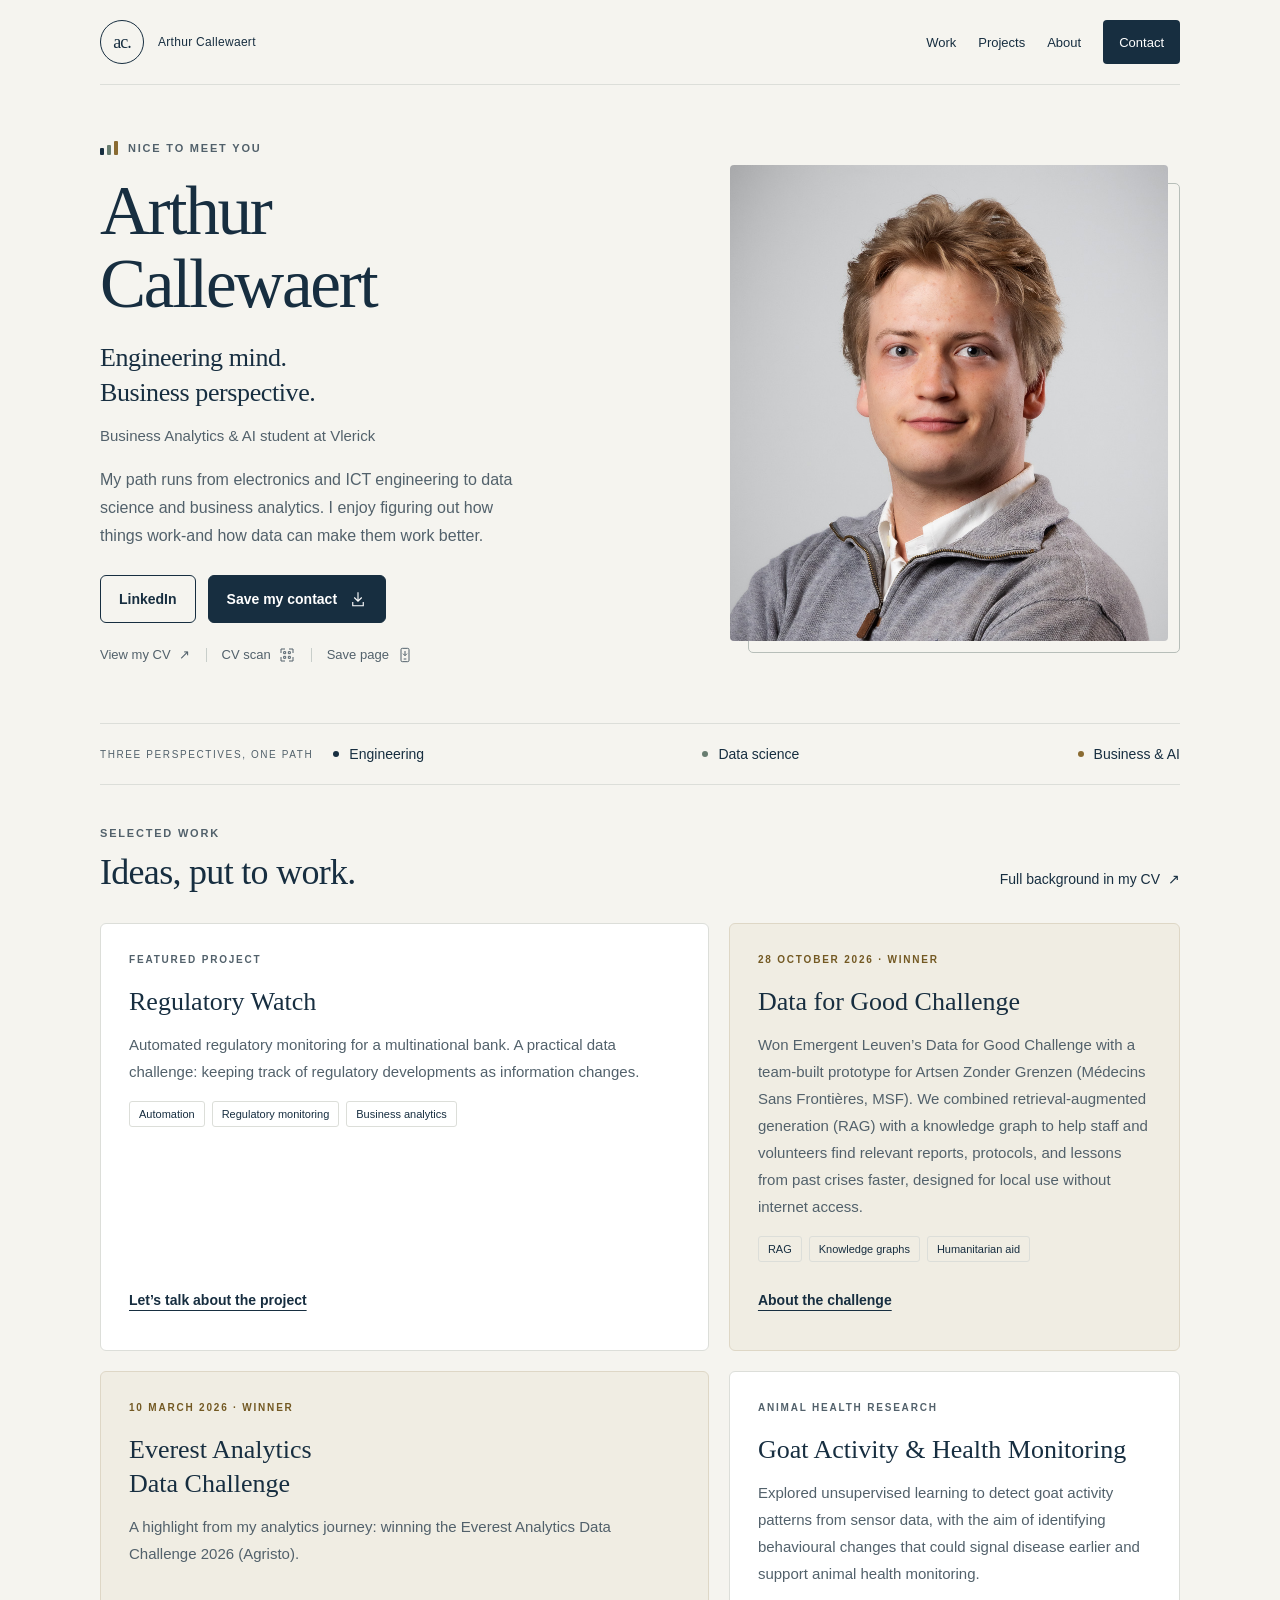
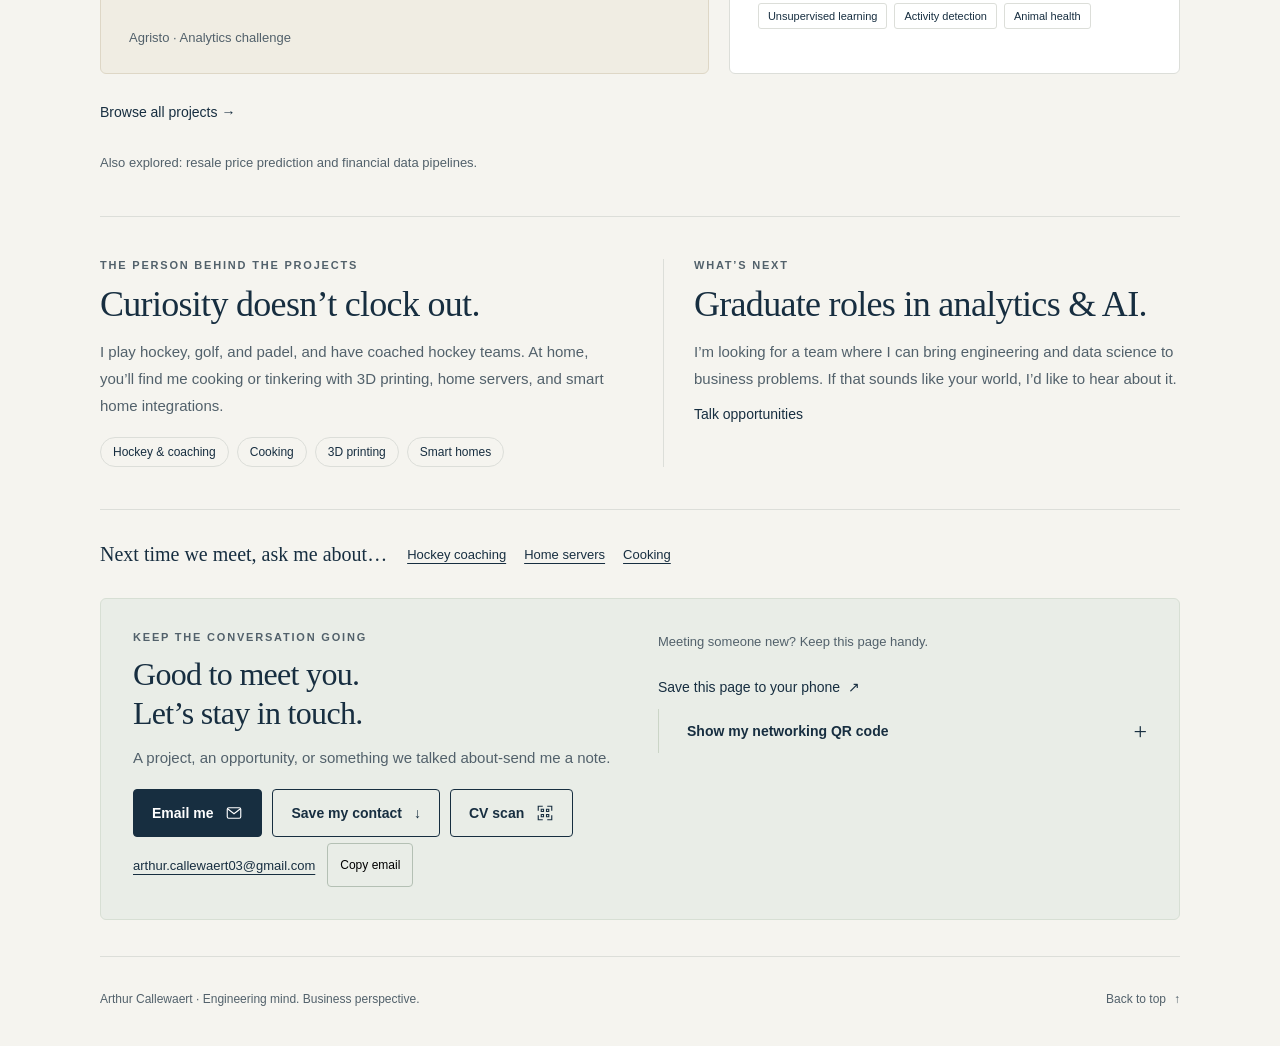
<file: index.html>
<!DOCTYPE html>
<html lang="en">
<head>
    <meta charset="UTF-8">
    <meta name="viewport" content="width=device-width, initial-scale=1.0">
    <meta name="description" content="Arthur Callewaert - engineering mind, business perspective. Business Analytics & AI student at Vlerick, exploring graduate opportunities in analytics and AI.">
    <meta name="theme-color" content="#172e40">
    <meta name="apple-mobile-web-app-title" content="Arthur Callewaert">
    <link rel="apple-touch-icon" href="assets/site-icon.png">
    <link rel="icon" type="image/png" href="assets/site-icon.png">
    <link rel="manifest" href="site.webmanifest">
    <title>Arthur Callewaert | Engineering mind. Business perspective.</title>
    <link rel="stylesheet" href="assets/site.css">
</head>
<body id="top">
    <a class="skip-link" href="#main">Skip to content</a>
    <div class="page">
        <header class="header">
            <a class="brand" href="#top" aria-label="Arthur Callewaert, back to top"><span class="monogram" aria-hidden="true">ac.</span><span class="brand-label">Arthur Callewaert</span></a>
            <nav class="nav" aria-label="Main navigation"><a href="#work">Work</a><a href="projects/">Projects</a><a href="#about">About</a><a class="nav-contact" href="#contact">Contact</a></nav>
        </header>
        <main id="main" tabindex="-1">
            <section class="hero" aria-labelledby="name">
                <div class="hero-copy">
                    <p class="eyebrow"><span class="signature" aria-hidden="true"><i></i><i></i><i></i></span>Nice to meet you</p>
                    <h1 id="name">Arthur<br>Callewaert</h1>
                    <p class="tagline">Engineering mind.<br>Business perspective.</p>
                    <p class="role">Business Analytics &amp; AI student at Vlerick</p>
                    <p class="intro">My path runs from electronics and ICT engineering to data science and business analytics. I enjoy figuring out how things work-and how data can make them work better.</p>
                    <div class="actions">
                        <a class="button button-linkedin" href="https://www.linkedin.com/in/arthur-callewaert"><span class="linkedin-icon" aria-hidden="true">in</span>LinkedIn</a>
                        <span class="contact-actions"><a class="button button-primary" href="arthur-callewaert.vcf" download>Save my contact <svg viewBox="0 0 24 24" fill="none" stroke="currentColor" stroke-width="1.5" aria-hidden="true"><path d="M12 3v12m-5-5 5 5 5-5M5 16v5h14v-5"/></svg></a></span>
                    </div>
                    <div class="quick-actions"><a class="quiet-link" href="cv_arthur_callewaert.pdf">View my CV <span aria-hidden="true">↗</span></a><a class="quiet-link" href="assets/cv-scan.png" data-cv-scan aria-haspopup="dialog" aria-controls="cv-scan-dialog">CV scan <svg viewBox="0 0 24 24" fill="none" stroke="currentColor" stroke-width="1.5" aria-hidden="true"><path d="M9 3H3v6m12-6h6v6M3 15v6h6m12-6v6h-6"/><path d="M7 7h3v3H7zm7 0h3v3h-3zM7 14h3v3H7zm7 0h3v3h-3z"/></svg></a><button class="quiet-link save-phone-button" type="button" data-save-phone aria-haspopup="dialog" aria-controls="save-phone-dialog" hidden>Save page <svg viewBox="0 0 24 24" fill="none" stroke="currentColor" stroke-width="1.5" aria-hidden="true"><rect x="6" y="2" width="12" height="20" rx="2"/><path d="M10 18h4M12 6v7m-3-3 3 3 3-3"/></svg></button></div>
                </div>
                <figure class="portrait"><img src="Arthur%20Callewaert%20336213.jpg" alt="Portrait of Arthur Callewaert" width="950" height="950" fetchpriority="high"></figure>
            </section>
            <div class="journey" aria-label="My academic path">
                <span class="journey-label">Three perspectives, one path</span>
                <ol><li>Engineering</li><li>Data science</li><li>Business &amp; AI</li></ol>
            </div>
            <section class="content-section" id="work" aria-labelledby="work-title">
                <p class="section-label">Selected work</p>
                <div class="section-top"><h2 class="section-heading" id="work-title">Ideas, put to work.</h2><a class="quiet-link" href="cv_arthur_callewaert.pdf">Full background in my CV <span aria-hidden="true">↗</span></a></div>
                <div class="work-grid">
                    <article class="project">
                        <p class="section-label">Featured project</p>
                        <h3>Regulatory Watch</h3>
                        <p>Automated regulatory monitoring for a multinational bank. A practical data challenge: keeping track of regulatory developments as information changes.</p>
                        <ul class="tags" aria-label="Project themes"><li>Automation</li><li>Regulatory monitoring</li><li>Business analytics</li></ul>
                        <a class="quiet-link" href="mailto:arthur.callewaert03@gmail.com?subject=Let%27s%20talk%20about%20Regulatory%20Watch">Let’s talk about the project <span aria-hidden="true">↗</span></a>
                    </article>
                    <article class="project award">
                        <p class="section-label"><svg viewBox="0 0 24 24" fill="none" stroke="currentColor" stroke-width="1.5" aria-hidden="true"><path d="M8 3h8v6a4 4 0 0 1-8 0V3zM8 5H4v2a4 4 0 0 0 4 4m8-6h4v2a4 4 0 0 1-4 4M12 13v5m-4 3h8m-7-3h6v3H9z"/></svg><time datetime="2026-10-28">28 October 2026</time> · Winner</p>
                        <h3>Data for Good Challenge</h3>
                        <p>Won Emergent Leuven’s Data for Good Challenge with a team-built prototype for Artsen Zonder Grenzen (Médecins Sans Frontières, MSF). We combined retrieval-augmented generation (RAG) with a knowledge graph to help staff and volunteers find relevant reports, protocols, and lessons from past crises faster, designed for local use without internet access.</p>
                        <ul class="tags" aria-label="Project themes"><li>RAG</li><li>Knowledge graphs</li><li>Humanitarian aid</li></ul>
                        <a class="quiet-link" href="https://dataforgood.be/">About the challenge <span aria-hidden="true">↗</span></a>
                    </article>
                    <article class="project award">
                        <p class="section-label"><svg viewBox="0 0 24 24" fill="none" stroke="currentColor" stroke-width="1.5" aria-hidden="true"><path d="M8 3h8v6a4 4 0 0 1-8 0V3zM8 5H4v2a4 4 0 0 0 4 4m8-6h4v2a4 4 0 0 1-4 4M12 13v5m-4 3h8m-7-3h6v3H9z"/></svg><time datetime="2026-03-10">10 March 2026</time> · Winner</p>
                        <h3>Everest Analytics<br>Data Challenge</h3>
                        <p>A highlight from my analytics journey: winning the Everest Analytics Data Challenge 2026 (Agristo).</p>
                        <span class="award-note">Agristo · Analytics challenge</span>
                    </article>
                    <article class="project">
                        <p class="section-label">Animal health research</p>
                        <h3>Goat Activity &amp; Health Monitoring</h3>
                        <p>Explored unsupervised learning to detect goat activity patterns from sensor data, with the aim of identifying behavioural changes that could signal disease earlier and support animal health monitoring.</p>
                        <ul class="tags" aria-label="Project themes"><li>Unsupervised learning</li><li>Activity detection</li><li>Animal health</li></ul>
                    </article>
                </div>
                <p><a class="quiet-link" href="projects/">Browse all projects →</a></p>
                <p class="other-work">Also explored: resale price prediction and financial data pipelines.</p>
            </section>
            <section class="content-section personal-grid" id="about" aria-labelledby="about-title">
                <div>
                    <p class="section-label">The person behind the projects</p>
                    <h2 class="section-heading" id="about-title">Curiosity doesn’t clock out.</h2>
                    <p class="section-copy">I play hockey, golf, and padel, and have coached hockey teams. At home, you’ll find me cooking or tinkering with 3D printing, home servers, and smart home integrations.</p>
                    <ul class="interest-list" aria-label="Personal interests"><li>Hockey &amp; coaching</li><li>Cooking</li><li>3D printing</li><li>Smart homes</li></ul>
                </div>
                <div class="opportunity">
                    <p class="section-label">What’s next</p>
                    <h2 class="section-heading">Graduate roles in analytics &amp; AI.</h2>
                    <p class="section-copy">I’m looking for a team where I can bring engineering and data science to business problems. If that sounds like your world, I’d like to hear about it.</p>
                    <a class="quiet-link" href="mailto:arthur.callewaert03@gmail.com?subject=Graduate%20opportunities%20in%20analytics%20and%20AI">Talk opportunities <span aria-hidden="true">↗</span></a>
                </div>
            </section>
            <aside class="icebreaker" aria-label="Conversation starters">
                <p>Next time we meet, ask me about…</p>
                <ul><li><a class="quiet-link" href="mailto:arthur.callewaert03@gmail.com?subject=Let%27s%20talk%20hockey%20coaching">Hockey coaching</a></li><li><a class="quiet-link" href="mailto:arthur.callewaert03@gmail.com?subject=Let%27s%20talk%20home%20servers">Home servers</a></li><li><a class="quiet-link" href="mailto:arthur.callewaert03@gmail.com?subject=Let%27s%20talk%20cooking">Cooking</a></li></ul>
            </aside>
            <div id="extra-sections"></div>
            <section class="contact" id="contact" aria-labelledby="contact-title">
                <div>
                    <p class="section-label">Keep the conversation going</p>
                    <h2 class="section-heading" id="contact-title">Good to meet you.<br>Let’s stay in touch.</h2>
                    <p class="section-copy">A project, an opportunity, or something we talked about-send me a note.</p>
                    <div class="actions"><a class="button button-primary" href="mailto:arthur.callewaert03@gmail.com?subject=Following%20up%20after%20meeting">Email me <svg viewBox="0 0 24 24" fill="none" stroke="currentColor" stroke-width="1.5" aria-hidden="true"><rect x="3" y="5" width="18" height="14" rx="2"/><path d="m3 6 9 7 9-7"/></svg></a><span class="contact-actions"><a class="button button-secondary" href="arthur-callewaert.vcf" download>Save my contact <span aria-hidden="true">↓</span></a><a class="button button-secondary" href="assets/cv-scan.png" data-cv-scan aria-haspopup="dialog" aria-controls="cv-scan-dialog">CV scan <svg viewBox="0 0 24 24" fill="none" stroke="currentColor" stroke-width="1.5" aria-hidden="true"><path d="M9 3H3v6m12-6h6v6M3 15v6h6m12-6v6h-6"/><path d="M7 7h3v3H7zm7 0h3v3h-3zM7 14h3v3H7zm7 0h3v3h-3z"/></svg></a></span></div>
                    <div class="email-row"><a class="email-link" href="mailto:arthur.callewaert03@gmail.com">arthur.callewaert03@gmail.com</a><button class="copy-button" type="button" id="copy-email" hidden>Copy email</button></div>
                    <p class="copy-status" id="copy-status" role="status"></p>
                </div>
                <div class="share-area">
                    <p class="share-hint">Meeting someone new? Keep this page handy.</p>
                    <button class="quiet-link save-phone-button" type="button" data-save-phone aria-haspopup="dialog" aria-controls="save-phone-dialog" hidden>Save this page to your phone <span aria-hidden="true">↗</span></button>
                    <details class="share">
                        <summary>Show my networking QR code</summary>
                        <div class="share-content"><img class="qr" src="assets/networking-qr.svg" alt="QR code linking to Arthur Callewaert’s personal webpage" width="140" height="140"><div><p>Scan to open this page on another phone, or save the code for your next event.</p><a class="quiet-link" href="assets/networking-qr.png" download="arthur-callewaert-qr.png">Download QR code <span aria-hidden="true">↓</span></a></div></div>
                    </details>
                </div>
            </section>
        </main>
        <footer><span>Arthur Callewaert · Engineering mind. Business perspective.</span><a class="quiet-link" href="#top">Back to top <span aria-hidden="true">↑</span></a></footer>
    </div>
    <dialog class="cv-dialog" id="cv-scan-dialog" aria-labelledby="cv-scan-title" aria-describedby="cv-scan-description">
        <form method="dialog"><button class="cv-dialog-close" aria-label="Close CV scan" autofocus>×</button></form>
        <h2 id="cv-scan-title">Scan my CV</h2>
        <p id="cv-scan-description">Scan this QR code with your phone.</p>
        <img src="assets/cv-scan.png" alt="QR code supplied by Arthur Callewaert for CV scanning" width="152" height="154">
        <div class="actions"><a class="button button-primary" href="cv_arthur_callewaert.pdf">View my CV <span aria-hidden="true">↗</span></a><a class="quiet-link" href="assets/cv-scan.png" download="arthur-callewaert-cv-qr.png">Download QR <span aria-hidden="true">↓</span></a></div>
    </dialog>
    <dialog class="cv-dialog" id="save-phone-dialog" aria-labelledby="save-phone-title" aria-describedby="save-phone-description">
        <form method="dialog"><button class="cv-dialog-close" aria-label="Close save to phone instructions" autofocus>×</button></form>
        <h2 id="save-phone-title">Keep my page handy</h2>
        <p id="save-phone-description">Add a shortcut to your home screen so you can find me again after the event.</p>
        <div class="phone-guide">
            <h3>iPhone · Safari</h3>
            <ol><li>Open this page in <strong>Safari</strong>.</li><li>Tap <strong>Share</strong> (you may find it in the page menu).</li><li>Choose <strong>Add to Home Screen</strong>, then <strong>Add</strong>.</li></ol>
            <h3>Android · Chrome</h3>
            <ol><li>Open this page in <strong>Chrome</strong>.</li><li>Tap the <strong>three-dot menu</strong>, then <strong>Add to home screen</strong> or <strong>Install and create shortcut</strong>.</li><li>Choose <strong>Create shortcut</strong> if shown, then <strong>Add</strong>.</li></ol>
        </div>
        <p>On a computer? Open this address on your phone first:</p>
        <a class="site-address" href="https://arthurcallewaert03.github.io/my-cv/">arthurcallewaert03.github.io/my-cv/</a>
    </dialog>
    <script src="assets/content.js" defer></script>
    <script src="assets/interactions.js" defer></script>
</body>
</html>
</file>
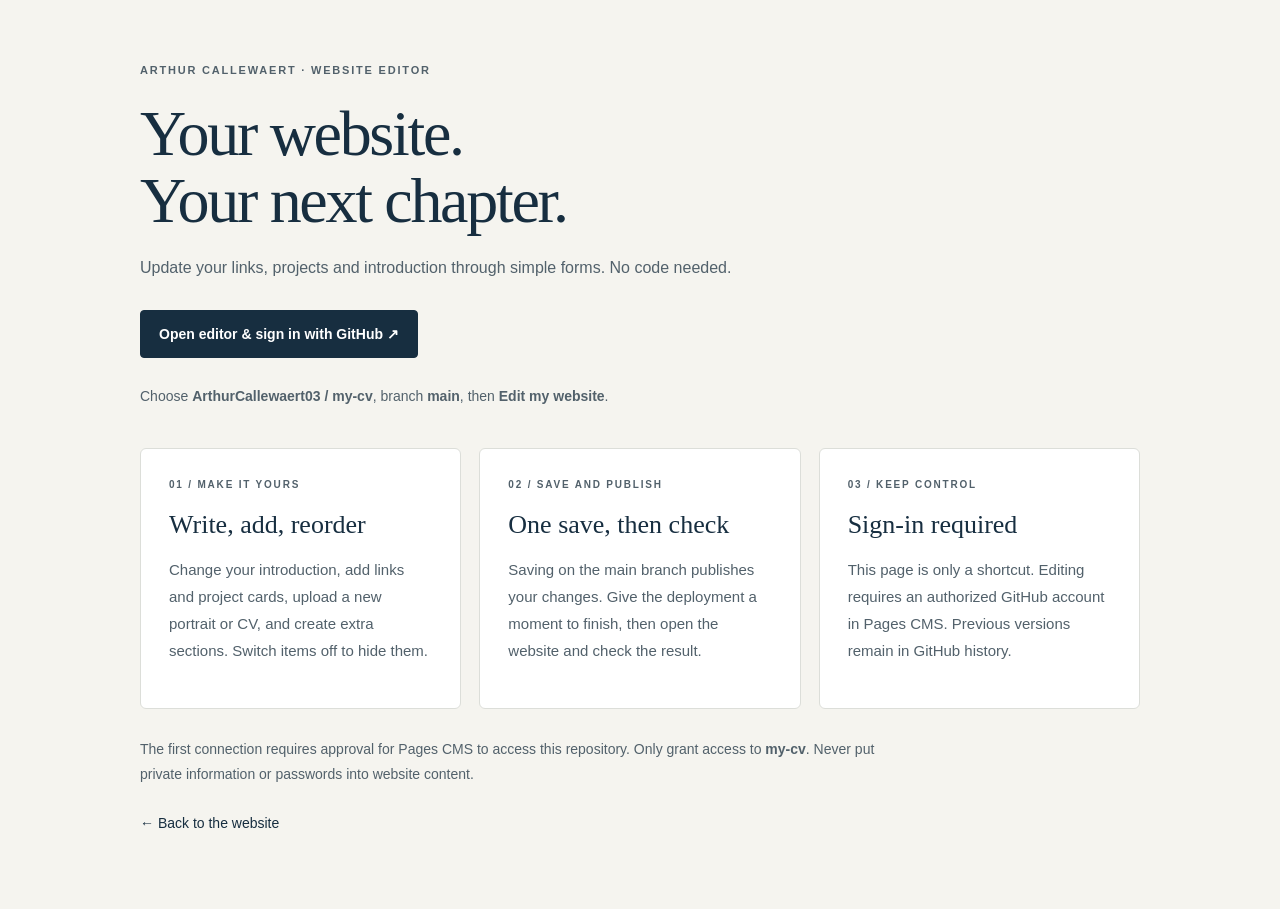
<file: admin/index.html>
<!doctype html>
<html lang="en">
<head>
  <meta charset="utf-8">
  <meta name="viewport" content="width=device-width,initial-scale=1">
  <meta name="robots" content="noindex,nofollow">
  <title>Edit my website | Arthur Callewaert</title>
  <link rel="stylesheet" href="../assets/site.css">
  <link rel="stylesheet" href="admin.css">
</head>
<body>
  <main class="editor-home">
    <p class="section-label">Arthur Callewaert · Website editor</p>
    <h1>Your website.<br>Your next chapter.</h1>
    <p class="intro">Update your links, projects and introduction through simple forms. No code needed.</p>
    <a class="button button-primary editor-open" href="https://app.pagescms.org/" rel="noopener noreferrer">Open editor &amp; sign in with GitHub ↗</a>
    <p class="editor-note">Choose <strong>ArthurCallewaert03 / my-cv</strong>, branch <strong>main</strong>, then <strong>Edit my website</strong>.</p>
    <div class="editor-cards">
      <section class="project"><p class="section-label">01 / Make it yours</p><h2>Write, add, reorder</h2><p>Change your introduction, add links and project cards, upload a new portrait or CV, and create extra sections. Switch items off to hide them.</p></section>
      <section class="project"><p class="section-label">02 / Save and publish</p><h2>One save, then check</h2><p>Saving on the main branch publishes your changes. Give the deployment a moment to finish, then open the website and check the result.</p></section>
      <section class="project"><p class="section-label">03 / Keep control</p><h2>Sign-in required</h2><p>This page is only a shortcut. Editing requires an authorized GitHub account in Pages CMS. Previous versions remain in GitHub history.</p></section>
    </div>
    <p class="editor-note">The first connection requires approval for Pages CMS to access this repository. Only grant access to <strong>my-cv</strong>. Never put private information or passwords into website content.</p>
    <a class="quiet-link" href="../">← Back to the website</a>
  </main>
</body>
</html>
</file>
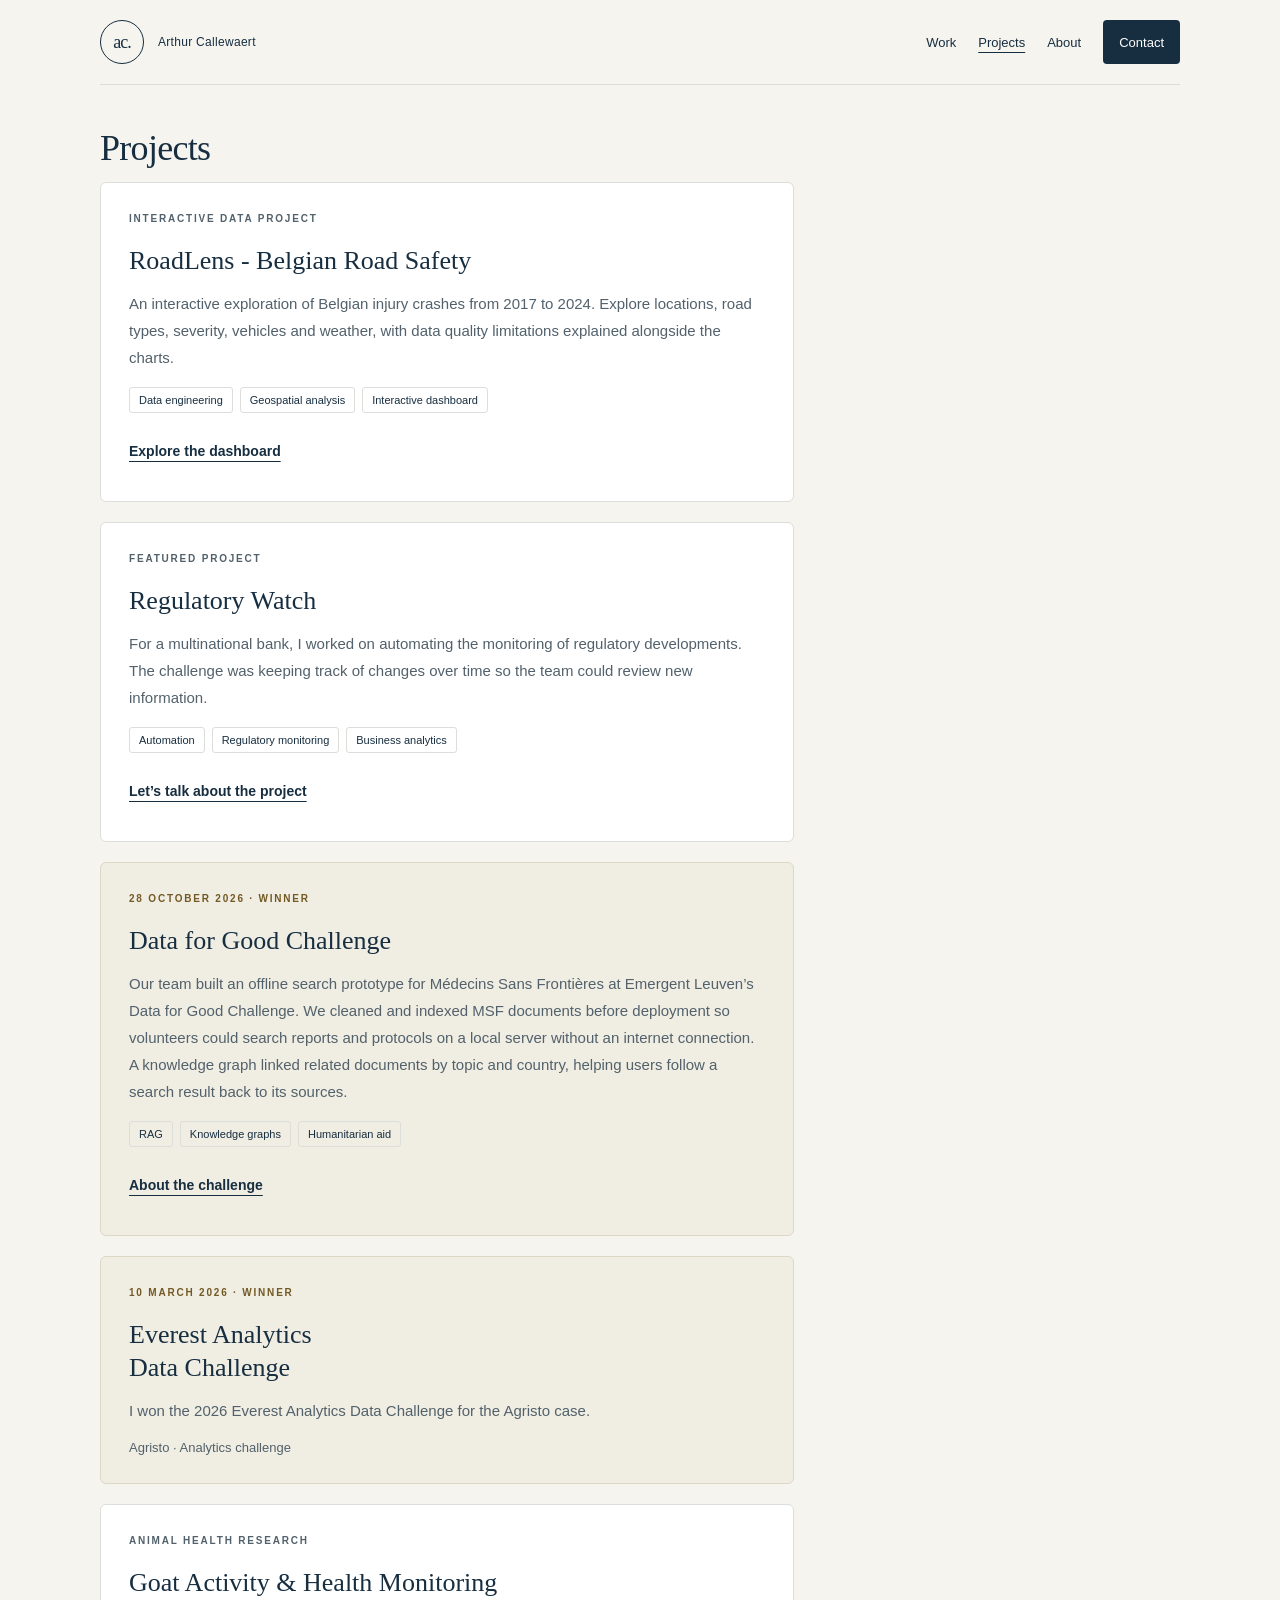
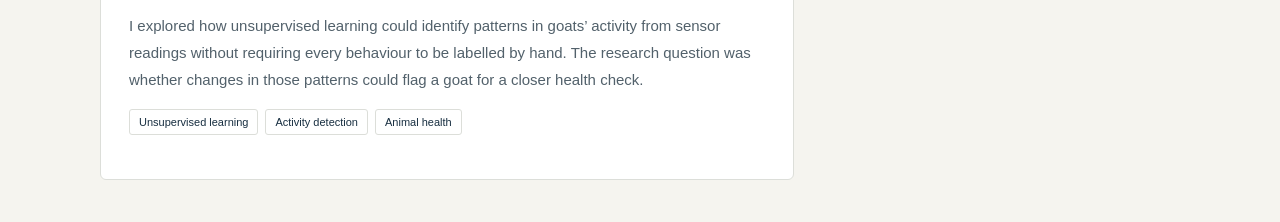
<file: projects/index.html>
<!DOCTYPE html>
<html lang="en">
<head>
    <meta charset="UTF-8">
    <meta name="viewport" content="width=device-width, initial-scale=1">
    <title>Projects | Arthur Callewaert</title>
    <link rel="stylesheet" href="../assets/site.css">
</head>
<body>
    <a class="skip-link" href="#main">Skip to content</a>
    <div class="page">
        <header class="header">
            <a class="brand" href="../" aria-label="Home"><span class="monogram">ac.</span><span class="brand-label">Arthur Callewaert</span></a>
            <nav class="nav" aria-label="Main navigation"><a href="../#work">Work</a><a href="./" aria-current="page">Projects</a><a href="../#about">About</a><a class="nav-contact" href="../#contact">Contact</a></nav>
        </header>
        <main id="main" tabindex="-1">
            <section id="project-directory" class="content-section" aria-labelledby="projects-title">
                <h1 class="section-heading" id="projects-title">Projects</h1>
                <p id="project-status" role="status"></p>
                <noscript><p>Browse projects in the <a href="../#work">Work section of my CV</a>.</p></noscript>
                <div class="work-grid project-details"></div>
            </section>
        </main>
    </div>
    <script src="../assets/content.js" defer></script>
</body>
</html>
</file>
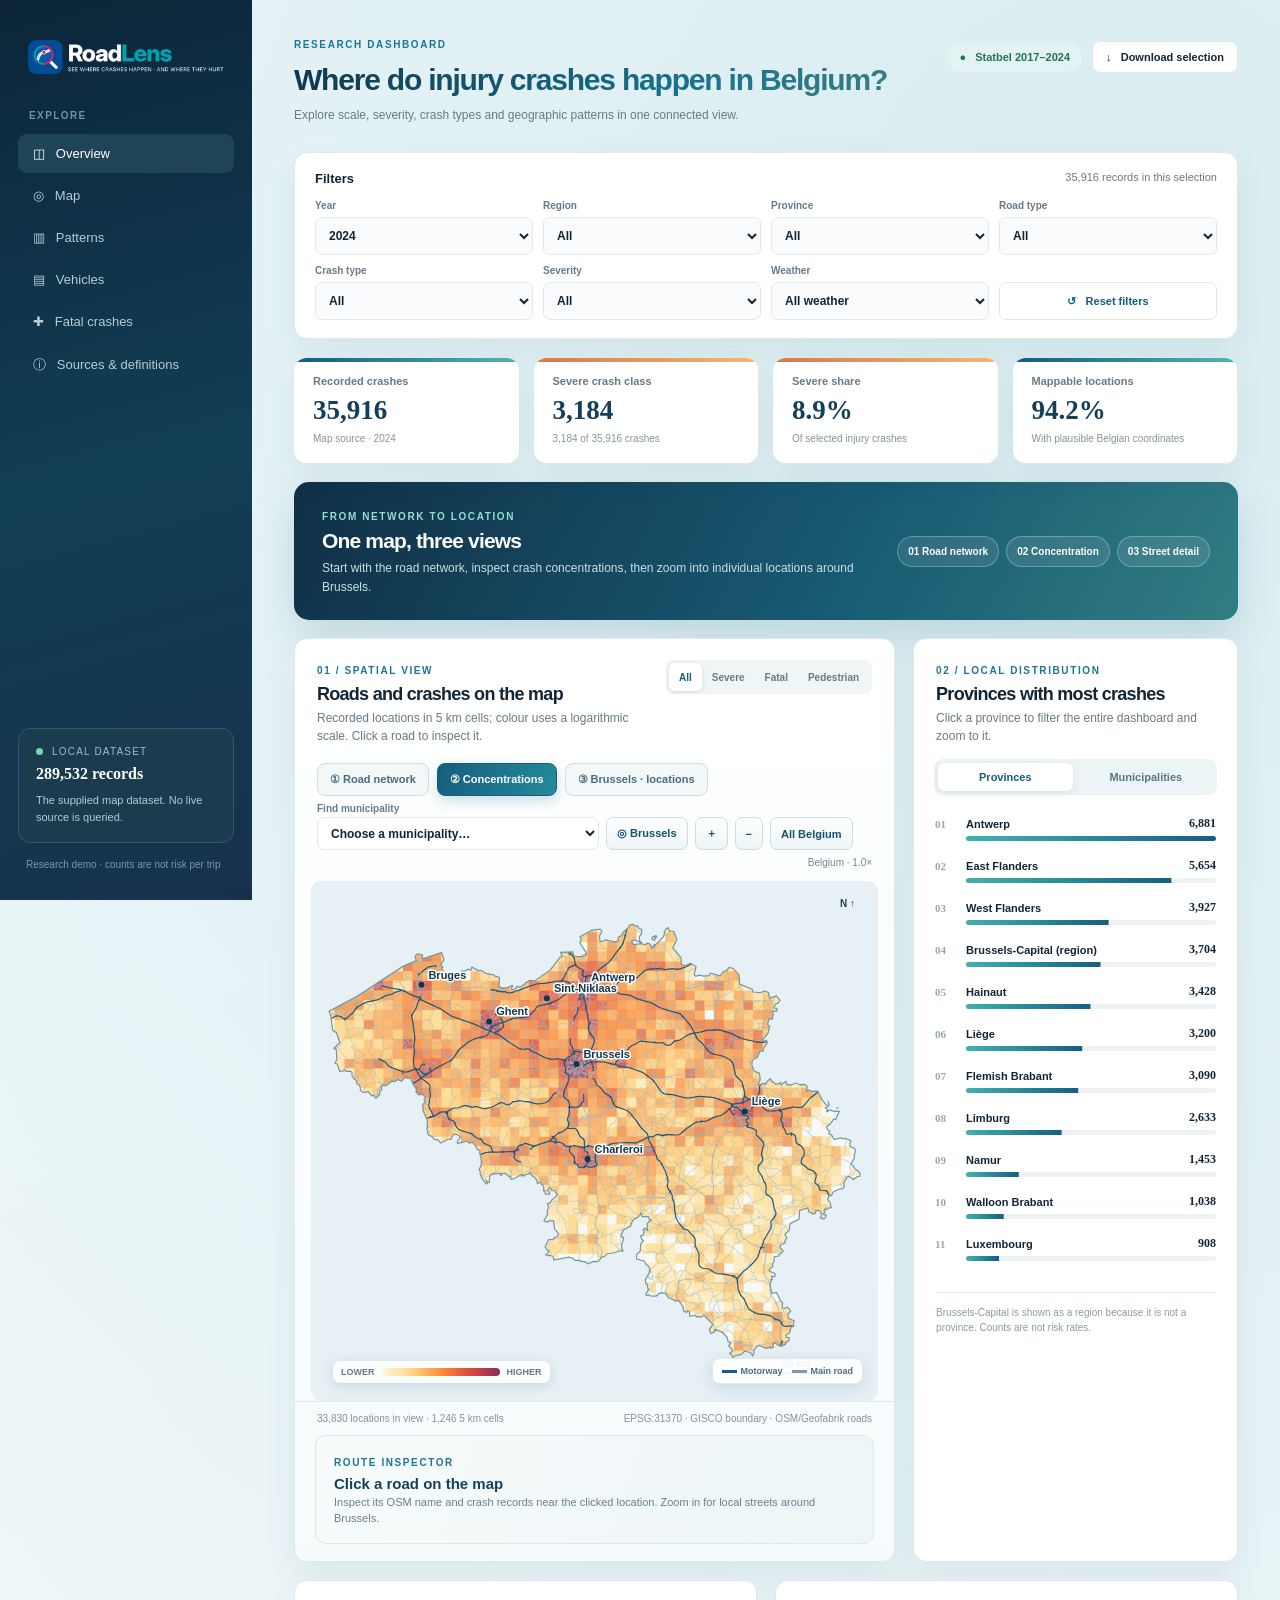
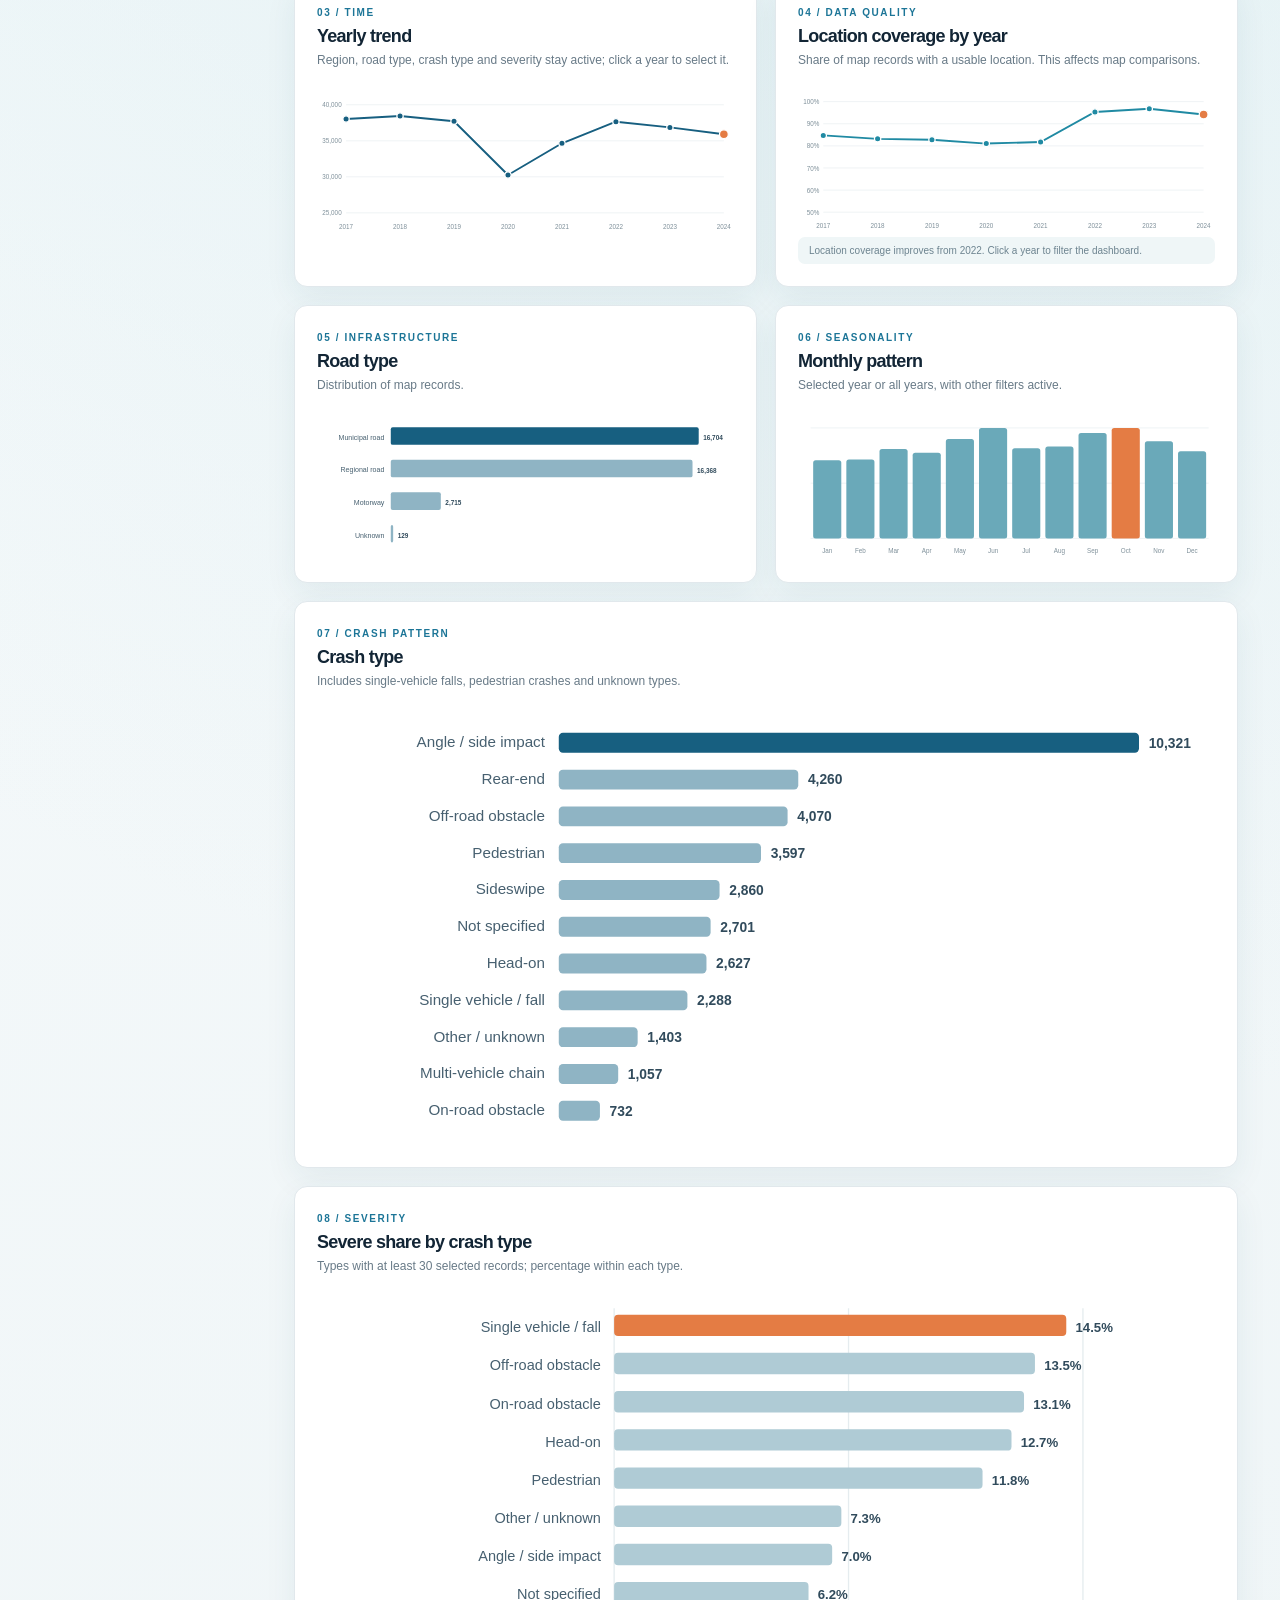
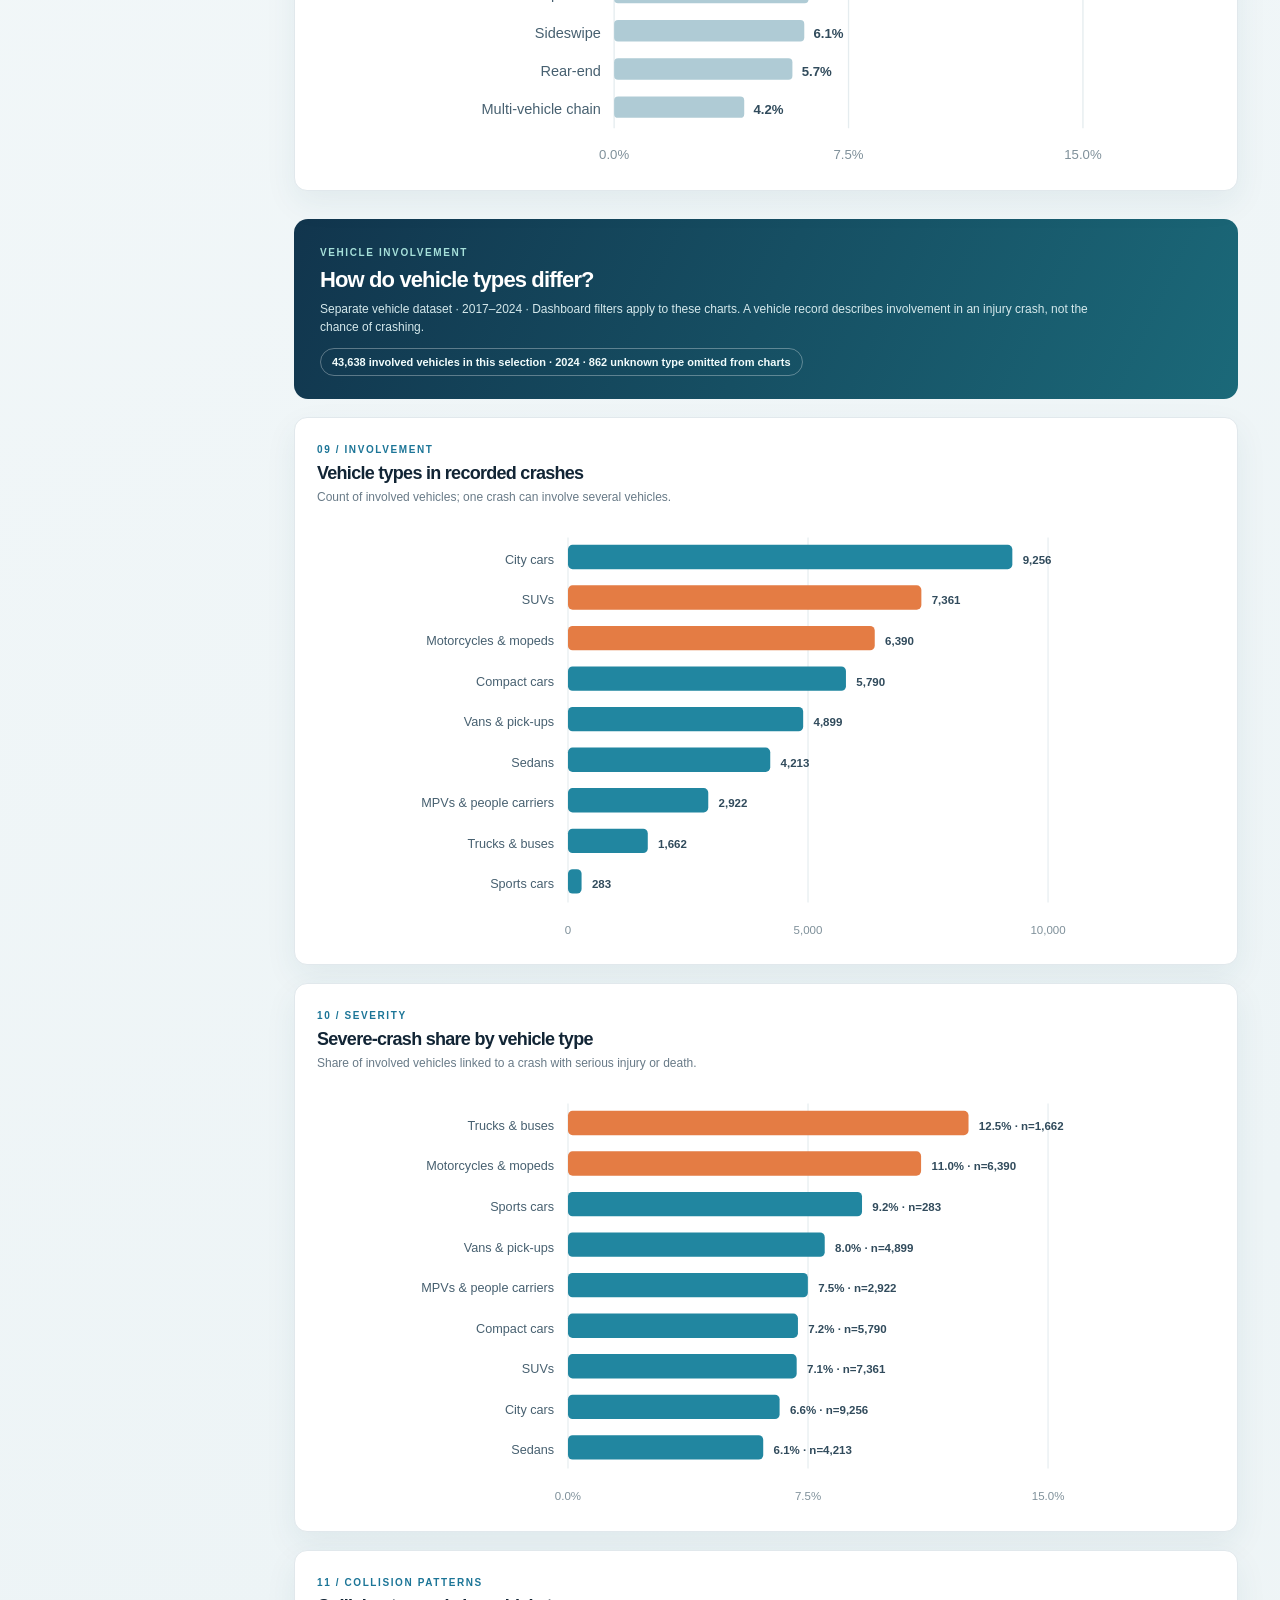
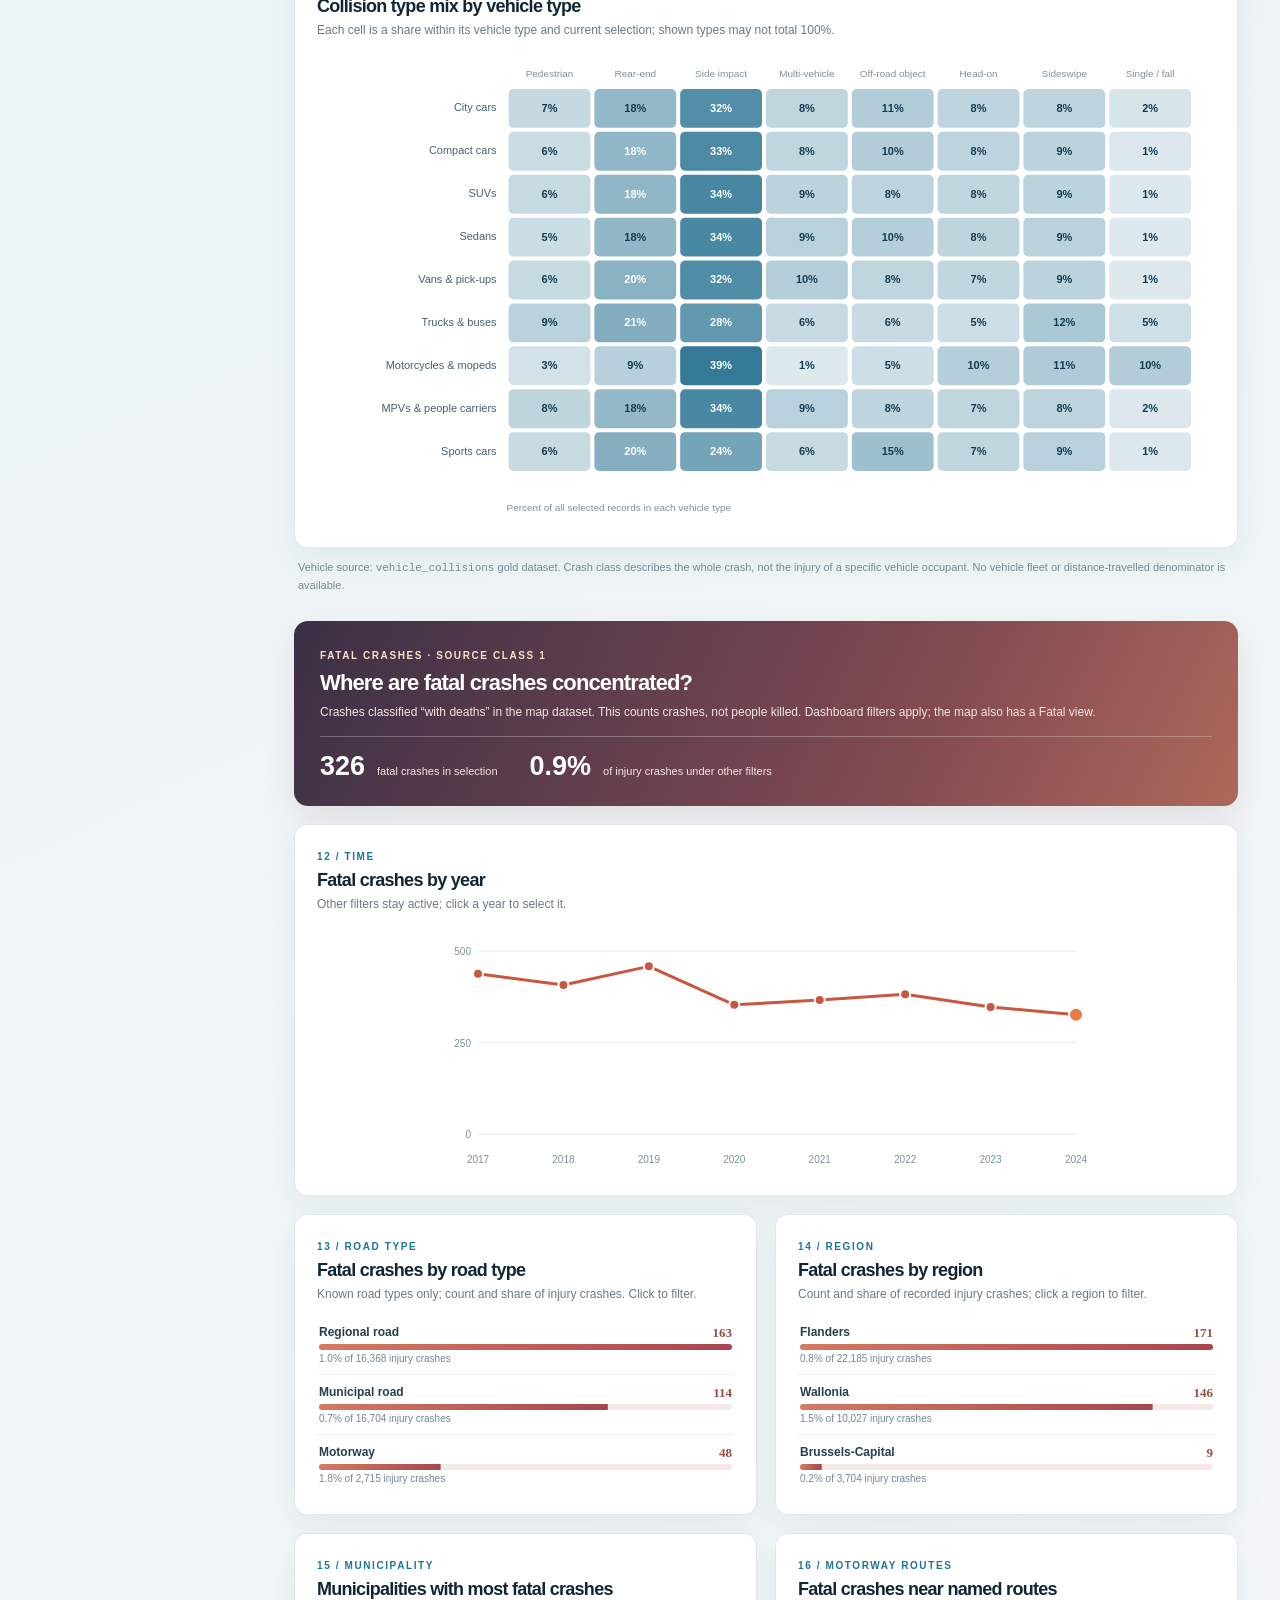
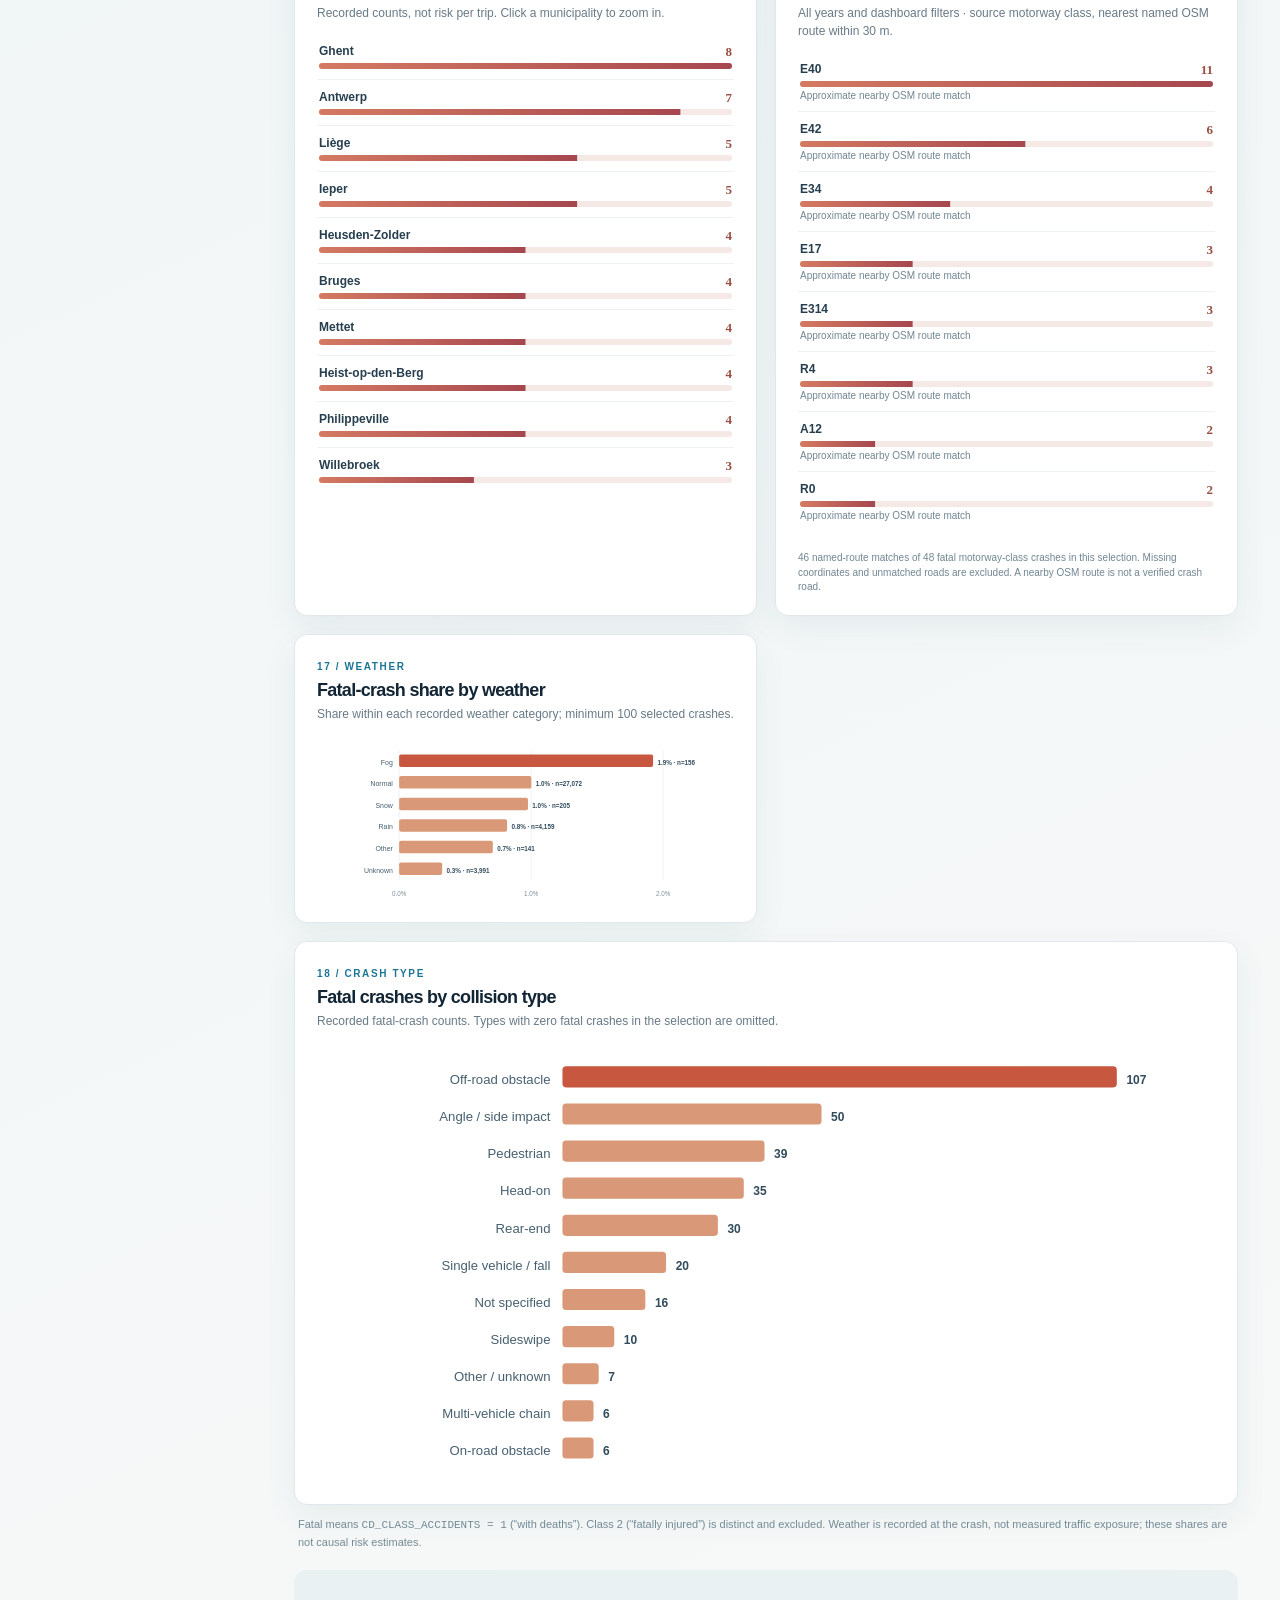
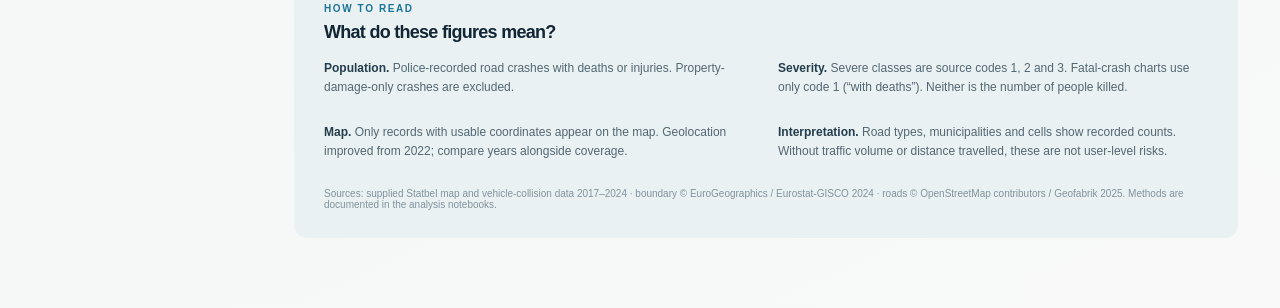
<file: projects/roadlens/index.html>
<!doctype html><html lang="en"><head><link rel="icon" type="image/png" href="assets/roadlens-icon.png"><meta charset="utf-8"><meta name="viewport" content="width=device-width,initial-scale=1"><title>RoadLens - Belgian Road Safety Dashboard</title><link rel="stylesheet" href="styles.css"><link rel="stylesheet" href="enhancements.css?v=rank-20261110"></head><body>
<div class="shell"><aside class="sidebar"><div class="brand"><img class="brand-logo" src="assets/roadlens-logo-dark.png" alt="RoadLens — See where crashes happen and where they hurt"></div><div class="navtitle">EXPLORE</div><nav><a href="#overview" class="active">◫ &nbsp; Overview</a><a href="#map-section">◎ &nbsp; Map</a><a href="#patterns">▥ &nbsp; Patterns</a><a href="#vehicles">▤ &nbsp; Vehicles</a><a href="#fatalities">✚ &nbsp; Fatal crashes</a><a href="#methods">ⓘ &nbsp; Sources & definitions</a></nav><div class="sidebox"><span class="live-dot"></span> LOCAL DATASET<br><strong>289,532 records</strong><p>The supplied map dataset. No live source is queried.</p></div><div class="sidefoot">Research demo · counts are not risk per trip</div></aside>
<main id="overview"><header class="topbar"><div><span class="eyebrow">RESEARCH DASHBOARD</span><h1>Where do injury crashes happen in Belgium?</h1><p>Explore scale, severity, crash types and geographic patterns in one connected view.</p></div><div class="topright"><span class="badge">● &nbsp; Statbel 2017–2024</span><button id="download" class="outline">↓ &nbsp; Download selection</button></div></header>
<section class="filters" aria-label="Filters"><div class="filterhead"><strong>Filters</strong><span id="scope">Loading selection…</span></div><div class="filtergrid"><label>Year<select id="year"></select></label><label>Region<select id="region"></select></label><label>Province<select id="province"></select></label><label>Road type<select id="road"></select></label><label>Crash type<select id="collision"></select></label><label>Severity<select id="severity"></select></label><label>Weather<select id="weather"></select></label><button id="reset" class="reset">↺ &nbsp; Reset filters</button></div></section>
<section class="kpis"><article class="kpi"><div>Recorded crashes</div><strong id="kpi-count">—</strong><span id="kpi-count-sub">Within current selection</span></article><article class="kpi"><div id="kpi-class-title">Severe crash class</div><strong id="kpi-severe">—</strong><span id="kpi-severe-sub">Fatal or serious injury class</span></article><article class="kpi"><div id="kpi-rate-title">Severe share</div><strong id="kpi-rate">—</strong><span id="kpi-rate-sub">Of selected injury crashes</span></article><article class="kpi"><div>Mappable locations</div><strong id="kpi-geo">—</strong><span>With plausible Belgian coordinates</span></article></section>
<section class="story-intro"><div><span class="sectionlabel">FROM NETWORK TO LOCATION</span><h2>One map, three views</h2><p>Start with the road network, inspect crash concentrations, then zoom into individual locations around Brussels.</p></div><div class="story-steps"><span>01 Road network</span><span>02 Concentration</span><span>03 Street detail</span></div></section>
<section class="grid-map" id="map-section"><article class="panel map-panel"><div class="paneltop"><div><span class="sectionlabel">01 / SPATIAL VIEW</span><h2>Roads and crashes on the map</h2><p id="map-subtitle">Choose a map view to explore patterns at the right scale.</p></div><div id="map-modes" class="segmented" role="group" aria-label="Map measure"><button data-map="all" class="chosen">All</button><button data-map="severe">Severe</button><button data-map="fatal">Fatal</button><button data-map="ped">Pedestrian</button></div></div><div class="scene-tabs" role="group" aria-label="Map view"><button data-scene="network">① Road network</button><button data-scene="heat" class="chosen">② Concentrations</button><button data-scene="detail">③ Brussels · locations</button></div><div class="map-controls"><label for="city">Find municipality <select id="city"><option value="">Choose a municipality…</option></select></label><button id="zoom-brussels" class="map-button">◎ Brussels</button><button id="zoom-in" class="map-button" aria-label="Zoom in">＋</button><button id="zoom-out" class="map-button" aria-label="Zoom out">−</button><button id="zoom-home" class="map-button">All Belgium</button><span id="zoom-level" class="zoom-level">Belgium · 5 km grid</span></div><div class="map-wrap"><canvas id="map" aria-label="Zoomable map of Belgium with roads, crash grid and locations"></canvas><div id="map-tip" class="map-tip" hidden></div><div id="map-legend" class="map-legend"><span>LOWER</span><i></i><span>HIGHER</span></div><div class="road-legend"><span><i class="motorway-line"></i>Motorway</span><span><i class="major-line"></i>Main road</span><span id="local-key"><i class="local-line"></i>Local street</span></div></div><div class="map-footer"><span id="map-note">—</span><span>EPSG:31370 · GISCO boundary · OSM/Geofabrik roads</span></div><div id="route-panel" class="route-panel"><div><span class="sectionlabel">ROUTE INSPECTOR</span><h3>Click a road on the map</h3><p>Inspect its OSM name and crash records near the clicked location. Zoom in for local streets around Brussels.</p></div></div></article><article class="panel municipalities"><div class="paneltop"><div><span class="sectionlabel">02 / LOCAL DISTRIBUTION</span><h2 id="local-title">Provinces with most crashes</h2><p id="local-subtitle">Click a province to filter the entire dashboard and zoom to it.</p></div></div><div class="local-tabs" role="group" aria-label="Local ranking"><button id="show-provinces" class="chosen">Provinces</button><button id="show-municipalities">Municipalities</button></div><div id="province-list" class="rank-list"></div><div id="municipality-list" class="rank-list" hidden></div><div id="local-footnote" class="footnote">Brussels-Capital is shown as a region because it is not a province. Counts are not risk rates.</div></article></section>
<section class="charts" id="patterns"><article class="panel"><div class="paneltop"><div><span class="sectionlabel">03 / TIME</span><h2>Yearly trend</h2><p id="trend-desc">Other filters stay active; the selected year is highlighted.</p></div></div><div id="trend" class="chart"></div></article><article class="panel"><div class="paneltop"><div><span class="sectionlabel">04 / DATA QUALITY</span><h2>Location coverage by year</h2><p>Share of map records with a usable location. This affects map comparisons.</p></div></div><div id="coverage-chart" class="chart"></div></article><article class="panel"><div class="paneltop"><div><span class="sectionlabel">05 / INFRASTRUCTURE</span><h2>Road type</h2><p>Distribution of map records.</p></div></div><div id="road-chart" class="chart"></div></article><article class="panel"><div class="paneltop"><div><span class="sectionlabel">06 / SEASONALITY</span><h2>Monthly pattern</h2><p>Selected year or all years, with other filters active.</p></div></div><div id="month-chart" class="chart"></div></article><article class="panel wide"><div class="paneltop"><div><span class="sectionlabel">07 / CRASH PATTERN</span><h2>Crash type</h2><p>Includes single-vehicle falls, pedestrian crashes and unknown types.</p></div></div><div id="collision-chart" class="chart bars"></div></article><article class="panel wide"><div class="paneltop"><div><span class="sectionlabel">08 / SEVERITY</span><h2 id="severity-chart-title">Severe share by crash type</h2><p id="severity-chart-note">Types with at least 30 selected records; percentage within each type.</p></div></div><div id="severity-chart" class="chart bars"></div></article></section>
<section class="vehicle-section" id="vehicles"><div class="vehicle-intro"><span class="sectionlabel">VEHICLE INVOLVEMENT</span><h2>How do vehicle types differ?</h2><p>Separate vehicle dataset · 2017–2024 · Dashboard filters apply to these charts. A vehicle record describes involvement in an injury crash, not the chance of crashing.</p><span id="vehicle-scope" class="vehicle-scope">Loading vehicle summaries…</span></div><div class="charts vehicle-charts"><article class="panel wide"><div class="paneltop"><div><span class="sectionlabel">09 / INVOLVEMENT</span><h2>Vehicle types in recorded crashes</h2><p>Count of involved vehicles; one crash can involve several vehicles.</p></div></div><div id="vehicle-count-chart" class="chart vehicle-chart"></div></article><article class="panel wide"><div class="paneltop"><div><span class="sectionlabel">10 / SEVERITY</span><h2 id="vehicle-severity-title">Severe-crash share by vehicle type</h2><p id="vehicle-severity-note">Share of involved vehicles linked to a crash with serious injury or death.</p></div></div><div id="vehicle-severity-chart" class="chart vehicle-chart"></div></article><article class="panel wide"><div class="paneltop"><div><span class="sectionlabel">11 / COLLISION PATTERNS</span><h2>Collision type mix by vehicle type</h2><p>Each cell is a share within its vehicle type and current selection; shown types may not total 100%.</p></div></div><div id="vehicle-mix-chart" class="chart vehicle-heatmap"></div></article></div><p class="vehicle-footnote">Vehicle source: <code>vehicle_collisions</code> gold dataset. Crash class describes the whole crash, not the injury of a specific vehicle occupant. No vehicle fleet or distance-travelled denominator is available.</p></section><section class="fatal-section" id="fatalities"><div class="fatal-intro"><span class="sectionlabel">FATAL CRASHES · SOURCE CLASS 1</span><h2>Where are fatal crashes concentrated?</h2><p>Crashes classified “with deaths” in the map dataset. This counts crashes, not people killed. Dashboard filters apply; the map also has a Fatal view.</p><div class="fatal-summary"><strong id="fatal-count">—</strong><span>fatal crashes in selection</span><strong id="fatal-share">—</strong><span>of injury crashes under other filters</span></div></div><div class="charts fatal-charts fatal-trend-top"><article class="panel wide"><div class="paneltop"><div><span class="sectionlabel">12 / TIME</span><h2>Fatal crashes by year</h2><p>Other filters stay active; click a year to select it.</p></div></div><div id="fatal-trend-chart" class="chart"></div></article></div><div class="charts fatal-charts fatal-breakdowns"><article class="panel"><div class="paneltop"><div><span class="sectionlabel">13 / ROAD TYPE</span><h2>Fatal crashes by road type</h2><p>Known road types only; count and share of injury crashes. Click to filter.</p></div></div><div id="fatal-road-chart" class="fatal-rank-list"></div></article><article class="panel"><div class="paneltop"><div><span class="sectionlabel">14 / REGION</span><h2>Fatal crashes by region</h2><p>Count and share of recorded injury crashes; click a region to filter.</p></div></div><div id="fatal-region-chart" class="fatal-rank-list"></div></article><article class="panel"><div class="paneltop"><div><span class="sectionlabel">15 / MUNICIPALITY</span><h2>Municipalities with most fatal crashes</h2><p>Recorded counts, not risk per trip. Click a municipality to zoom in.</p></div></div><div id="fatal-municipality-chart" class="fatal-rank-list"></div></article><article class="panel"><div class="paneltop"><div><span class="sectionlabel">16 / MOTORWAY ROUTES</span><h2>Fatal crashes near named routes</h2><p>All years and dashboard filters · source motorway class, nearest named OSM route within 30 m.</p></div></div><div id="fatal-route-chart" class="fatal-rank-list"></div><p id="fatal-route-note" class="fatal-rank-note">Approximate location matching.</p></article></div><div class="charts fatal-charts"><article class="panel"><div class="paneltop"><div><span class="sectionlabel">17 / WEATHER</span><h2 id="fatal-weather-title">Fatal-crash share by weather</h2><p id="fatal-weather-note">Share within each recorded weather category; minimum 100 selected crashes.</p></div></div><div id="fatal-weather-chart" class="chart"></div></article><article class="panel wide"><div class="paneltop"><div><span class="sectionlabel">18 / CRASH TYPE</span><h2>Fatal crashes by collision type</h2><p>Recorded fatal-crash counts. Types with zero fatal crashes in the selection are omitted.</p></div></div><div id="fatal-type-chart" class="chart bars"></div></article></div><p class="fatal-footnote">Fatal means <code>CD_CLASS_ACCIDENTS = 1</code> (“with deaths”). Class 2 (“fatally injured”) is distinct and excluded. Weather is recorded at the crash, not measured traffic exposure; these shares are not causal risk estimates.</p></section><section id="methods" class="methods"><div><span class="sectionlabel">HOW TO READ</span><h2>What do these figures mean?</h2></div><div class="methodgrid"><p><strong>Population.</strong> Police-recorded road crashes with deaths or injuries. Property-damage-only crashes are excluded.</p><p><strong>Severity.</strong> Severe classes are source codes 1, 2 and 3. Fatal-crash charts use only code 1 (“with deaths”). Neither is the number of people killed.</p><p><strong>Map.</strong> Only records with usable coordinates appear on the map. Geolocation improved from 2022; compare years alongside coverage.</p><p><strong>Interpretation.</strong> Road types, municipalities and cells show recorded counts. Without traffic volume or distance travelled, these are not user-level risks.</p></div><p class="source">Sources: supplied Statbel map and vehicle-collision data 2017–2024 · boundary © EuroGeographics / Eurostat-GISCO 2024 · roads © OpenStreetMap contributors / Geofabrik 2025. Methods are documented in the analysis notebooks.</p></section>
</main></div><script src="vehicleCharts.js?v=fatal-filter-20261109"></script><script src="fatalCharts.js?v=rank-20261110"></script><script src="app.js?v=rank-20261110"></script><script src="map.js?v=fatal-filter-20261109"></script><script src="charts.js?v=coverage-50-100"></script></body></html>
</file>
<file: assets/site.css>
:root { color-scheme: light; --ink: #172e40; --muted: #52616b; --paper: #f5f4ef; --line: #dcded9; --sage: #687d70; --gold: #8a6b32; }
        * { box-sizing: border-box; }
        html { scroll-behavior: smooth; scroll-padding-top: 105px; }
        body { margin: 0; background: var(--paper); color: var(--ink); font-family: "Segoe UI", Arial, sans-serif; -webkit-font-smoothing: antialiased; }
        a { color: inherit; text-decoration: none; }
        button { font: inherit; cursor: pointer; }
        a, button, summary { -webkit-tap-highlight-color: transparent; }
        :focus-visible { outline: 3px solid #397f9e; outline-offset: 5px; }
        .skip-link { position: fixed; top: 10px; left: 10px; transform: translateY(-160%); background: var(--ink); color: #fff; padding: 14px 20px; z-index: 5; border-radius: 4px; }
        .skip-link:focus { transform: translateY(0); }
        .page { width: min(1080px, calc(100% - 96px)); margin: 0 auto; }
        .header { position: sticky; top: 0; z-index: 3; display: flex; align-items: center; justify-content: space-between; padding: 20px 0; border-bottom: 1px solid var(--line); background: var(--paper); }
        .brand { display: flex; align-items: center; gap: 14px; min-height: 44px; }
        .monogram { display: grid; place-items: center; width: 44px; height: 44px; border: 1px solid var(--ink); border-radius: 50%; font: 18px Georgia, serif; letter-spacing: -1px; }
        .brand-label { font-size: 12px; letter-spacing: .3px; }
        .nav { display: flex; gap: 22px; }
        .nav a { display: flex; align-items: center; min-height: 44px; font-size: 13px; }
        .nav a:hover, .quiet-link:hover { text-decoration: underline; text-underline-offset: 5px; }
        .nav .nav-contact { color: #fff; background: var(--ink); padding: 0 16px; border-radius: 4px; }
        .eyebrow, .section-label { font-size: 11px; font-weight: 600; letter-spacing: 1.8px; text-transform: uppercase; }
        .eyebrow { display: flex; align-items: center; gap: 10px; color: var(--muted); margin: 0 0 20px; }
        .signature { display: inline-flex; align-items: flex-end; gap: 3px; height: 14px; }
        .signature i { display: block; width: 4px; height: 7px; background: var(--ink); border-radius: 1px; }
        .signature i:nth-child(2) { height: 10px; background: var(--sage); }
        .signature i:nth-child(3) { height: 14px; background: var(--gold); }
        .hero { display: grid; grid-template-columns: 1.25fr 1fr; align-items: center; gap: 68px; padding: 56px 0 46px; }
        h1 { margin: 0 0 20px; font: 400 clamp(48px, 5.4vw, 70px)/1.05 Georgia, serif; letter-spacing: -2.3px; }
        .tagline { font: 400 26px/1.35 Georgia, serif; letter-spacing: -.4px; margin: 0 0 14px; }
        .role { color: var(--muted); font-size: 15px; font-weight: 500; line-height: 1.6; margin: 0 0 18px; }
        .intro { color: var(--muted); max-width: 430px; font-size: 16px; line-height: 1.75; margin: 0; }
        .actions { display: flex; flex-wrap: wrap; gap: 10px; margin-top: 25px; }
        .contact-actions { display: inline-flex; flex-wrap: wrap; gap: 10px; }
        .cv-dialog { width: min(390px, calc(100% - 32px)); max-height: calc(100% - 32px); padding: 28px; color: var(--ink); background: var(--paper); border: 1px solid var(--line); border-radius: 8px; text-align: center; }
        .cv-dialog::backdrop { background: rgba(23, 46, 64, .6); }
        .cv-dialog h2 { font: 400 30px/1.2 Georgia, serif; margin: 12px 0; }
        .cv-dialog p { color: var(--muted); font-size: 14px; line-height: 1.6; }
        .cv-dialog img { display: block; width: min(100%, 240px); height: auto; margin: 22px auto; image-rendering: pixelated; }
        .cv-dialog form { display: flex; justify-content: flex-end; }
        .cv-dialog-close { min-width: 44px; min-height: 44px; font-size: 22px; color: var(--ink); border: 1px solid var(--line); border-radius: 4px; background: transparent; }
        .cv-dialog-close:hover { background: #e8eae5; }
        .cv-dialog .actions { justify-content: center; }
        .quick-actions { display: flex; flex-wrap: wrap; align-items: center; gap: 6px 22px; }
        .save-phone-button { border: 0; padding: 0; background: transparent; color: var(--ink); cursor: pointer; }
        .save-phone-button:hover { text-decoration: underline; text-underline-offset: 5px; }
        .phone-guide { text-align: left; margin-top: 22px; }
        .phone-guide h3 { margin: 0 0 8px; font-size: 15px; }
        .phone-guide ol { padding-left: 22px; margin: 0 0 22px; color: var(--muted); font-size: 14px; line-height: 1.8; }
        .phone-guide li { padding-left: 3px; margin-bottom: 5px; }
        .phone-guide strong { color: var(--ink); }
        .site-address { display: block; overflow-wrap: anywhere; padding: 12px; border: 1px solid var(--line); border-radius: 4px; font-size: 13px; line-height: 1.6; text-decoration: underline; text-underline-offset: 3px; }
        .button { display: inline-flex; align-items: center; justify-content: center; gap: 12px; min-height: 48px; padding: 12px 18px; border: 1px solid var(--ink); border-radius: 4px; font-size: 14px; font-weight: 600; transition: background .18s, color .18s; }
        .button-primary { color: #fff; background: var(--ink); }
        .button-primary:hover { background: #2c4d64; }
        .button-secondary { background: transparent; }
        .button-secondary:hover { background: #e8eae5; }
        .button-linkedin { background: #0a66c2; border-color: #0a66c2; color: #fff; }
        .button-linkedin:hover { background: #004182; border-color: #004182; }
        .linkedin-icon { display: grid; place-items: center; width: 18px; height: 18px; border-radius: 2px; background: #fff; color: #0a66c2; font: bold 14px Arial, sans-serif; letter-spacing: -1px; }
        svg { width: 18px; height: 18px; flex-shrink: 0; }
        .quiet-link { display: inline-flex; align-items: center; gap: 8px; min-height: 44px; font-size: 14px; }
        .hero .quiet-link { margin-top: 8px; }
        .hero .actions { gap: 12px; }
        .hero .button { border-radius: 6px; }
        .quick-actions { gap: 0; margin-top: 10px; }
        .hero .quick-actions > .quiet-link { position: relative; margin-top: 0; padding: 0 16px; color: var(--muted); font-size: 13px; line-height: 1.4; }
        .hero .quick-actions > .quiet-link:first-child { padding-left: 0; }
        .hero .quick-actions > .quiet-link + .quiet-link::before { content: ""; position: absolute; left: 0; top: 50%; transform: translateY(-50%); height: 14px; border-left: 1px solid #c8ceca; }
        .hero .quick-actions > .quiet-link:hover { color: var(--ink); }
        .quick-actions svg { width: 16px; height: 16px; }
        .portrait { margin: 0; position: relative; padding: 0 12px 12px 0; }
        .portrait::before { content: ""; position: absolute; inset: 18px 0 0 18px; border: 1px solid #b7beb9; border-radius: 5px; }
        .portrait img { display: block; position: relative; width: 100%; height: auto; aspect-ratio: 4 / 4.35; object-fit: cover; object-position: center; border-radius: 4px; }
        .journey { display: flex; align-items: center; gap: 20px; padding: 22px 0; border-top: 1px solid var(--line); border-bottom: 1px solid var(--line); }
        .journey-label { font-size: 10px; text-transform: uppercase; letter-spacing: 1.6px; color: var(--muted); white-space: nowrap; }
        .journey ol { display: flex; justify-content: space-between; gap: 18px; flex: 1; list-style: none; padding: 0; margin: 0; }
        .journey li { display: flex; align-items: center; gap: 10px; font-size: 14px; }
        .journey li::before { content: ""; display: block; width: 6px; height: 6px; border-radius: 50%; background: var(--ink); }
        .journey li:nth-child(2)::before { background: var(--sage); }
        .journey li:nth-child(3)::before { background: var(--gold); }
        .content-section { padding: 42px 0; }
        .section-label { color: var(--muted); margin: 0 0 12px; }
        .section-heading { margin: 0 0 12px; font: 400 clamp(28px, 3.2vw, 36px)/1.2 Georgia, serif; letter-spacing: -.7px; }
        .section-copy { color: var(--muted); font-size: 15px; line-height: 1.8; margin: 0; max-width: 650px; }
        .section-top { display: flex; align-items: baseline; justify-content: space-between; gap: 24px; margin-bottom: 22px; }
        .section-top .section-heading { margin: 0; }
        .work-grid { display: grid; grid-template-columns: 1.35fr 1fr; gap: 20px; }
        .project { padding: 28px; border: 1px solid var(--line); border-radius: 6px; background: #fff; display: flex; flex-direction: column; align-items: flex-start; }
        .project h2, .project h3 { font: 400 26px/1.3 Georgia, serif; margin: 0 0 12px; }
        .project p { color: var(--muted); font-size: 15px; line-height: 1.8; margin: 0 0 16px; }
        .project .section-label { font-size: 10px; line-height: 1.5; margin-bottom: 18px; }
        .project .quiet-link { margin-top: auto; font-weight: 600; text-decoration: underline; text-underline-offset: 5px; }
        .tags { display: flex; flex-wrap: wrap; gap: 7px; list-style: none; padding: 0; margin: 0 0 16px; }
        .tags li { font-size: 11px; padding: 6px 9px; border: 1px solid var(--line); border-radius: 3px; }
        .award { background: #f0ede3; border-color: #ded7c6; }
        .award .section-label { display: flex; align-items: center; gap: 8px; color: #735923; }
        .award-note { font-size: 13px; color: var(--muted); margin-top: auto; }
        .other-work { font-size: 13px; line-height: 1.7; color: var(--muted); margin: 18px 0 0; }
        .personal-grid { display: grid; grid-template-columns: 1fr 1fr; gap: 46px; border-top: 1px solid var(--line); }
        .opportunity { padding-left: 30px; border-left: 1px solid var(--line); }
        .interest-list { display: flex; flex-wrap: wrap; gap: 8px; list-style: none; margin: 18px 0 0; padding: 0; }
        .interest-list li { font-size: 12px; border: 1px solid var(--line); border-radius: 20px; padding: 7px 12px; }
        .icebreaker { display: flex; align-items: center; gap: 20px; padding: 22px 0; border-top: 1px solid var(--line); }
        .icebreaker p { font: 400 20px/1.4 Georgia, serif; margin: 0; flex-shrink: 0; }
        .icebreaker ul { display: flex; flex-wrap: wrap; gap: 6px 18px; list-style: none; margin: 0; padding: 0; }
        .icebreaker a { font-size: 13px; text-decoration: underline; text-underline-offset: 4px; }
        .contact { padding: 32px; margin: 0 0 36px; border: 1px solid #d7dfd4; border-radius: 6px; background: #e9ede7; display: grid; grid-template-columns: 1fr 1fr; gap: 36px; }
        .contact .section-heading { font-size: 32px; }
        .contact .actions { margin-top: 18px; }
        .email-row { display: flex; flex-wrap: wrap; align-items: center; gap: 5px 12px; margin-top: 6px; }
        .email-link { overflow-wrap: anywhere; font-size: 13px; text-decoration: underline; text-underline-offset: 4px; min-height: 44px; display: inline-flex; align-items: center; }
        .copy-button { background: transparent; border: 1px solid #b4c0b4; border-radius: 4px; min-height: 44px; padding: 8px 12px; font-size: 12px; }
        .copy-button:hover { background: #dce3d9; }
        .copy-status { font-size: 12px; color: var(--muted); margin: 0; }
        .copy-status:empty { display: none; }
        .share { border-left: 1px solid #cbd5c7; padding-left: 28px; align-self: start; }
        .share summary { display: flex; align-items: center; justify-content: space-between; gap: 12px; min-height: 44px; font-size: 14px; font-weight: 600; cursor: pointer; list-style: none; }
        .share summary::-webkit-details-marker { display: none; }
        .share summary::after { content: "+"; font: 24px Georgia, serif; }
        .share[open] summary::after { content: "−"; }
        .share-hint { color: var(--muted); font-size: 13px; line-height: 1.7; margin: 0 0 12px; }
        .share-content { display: flex; align-items: center; gap: 20px; margin-top: 16px; }
        .qr { display: block; width: 140px; height: 140px; flex-shrink: 0; background: white; }
        .share-content p { color: var(--muted); font-size: 13px; line-height: 1.7; margin: 0; }
        .share-content .quiet-link { font-size: 13px; text-decoration: underline; text-underline-offset: 4px; }
        footer { padding: 20px 0 25px; border-top: 1px solid var(--line); font-size: 12px; color: var(--muted); display: flex; justify-content: space-between; align-items: center; gap: 20px; }
        footer .quiet-link { font-size: 12px; }
        [hidden] { display: none !important; }
        @media (max-width: 960px) {
            .page { width: calc(100% - 56px); }
            .hero { gap: 36px; }
            .journey-label { display: none; }
            .share-content { flex-direction: column; align-items: flex-start; gap: 12px; }
        }
        @media (max-width: 760px) {
            html { scroll-padding-top: 90px; }
            .page { width: calc(100% - 40px); max-width: 540px; }
            .header { padding: 12px 0; }
            .brand-label { display: none; }
            .nav { gap: 16px; }
            .nav a { font-size: 12px; }
            .nav .nav-contact { padding: 0 12px; }
            .hero { grid-template-columns: minmax(0, 1fr) 96px; align-items: start; gap: 0 16px; padding: 32px 0 26px; }
            .hero-copy { display: contents; }
            .eyebrow { grid-column: 1; font-size: 9px; letter-spacing: 1.2px; margin: 0 0 16px; }
            h1 { grid-column: 1; font-size: clamp(32px, 9.5vw, 48px); letter-spacing: -1px; margin: 0 0 20px; }
            .portrait { grid-column: 2; grid-row: 1 / span 2; padding: 0 6px 6px 0; }
            .portrait::before { inset: 8px 0 0 8px; }
            .portrait img { aspect-ratio: 1; }
            .hero-copy > .tagline, .hero-copy > .role, .hero-copy > .intro, .hero-copy > .actions, .hero-copy > .quiet-link, .hero-copy > .quick-actions { grid-column: 1 / -1; }
            .tagline { font-size: 24px; margin-bottom: 10px; }
            .role { font-size: 14px; margin-bottom: 14px; }
            .intro { font-size: 15px; }
            .actions { margin-top: 20px; }
            .hero .quiet-link { justify-self: start; }
            .quick-actions { display: grid; grid-template-columns: repeat(3, minmax(0, 1fr)); }
            .hero .quick-actions > .quiet-link { width: 100%; padding-right: 10px; padding-left: 10px; justify-self: stretch; gap: 6px; }
            .journey { padding: 18px 0; }
            .journey ol { gap: 10px; flex-wrap: wrap; }
            .journey li { font-size: 12px; gap: 6px; }
            .content-section { padding: 30px 0; }
            .section-top { align-items: flex-start; flex-direction: column; gap: 8px; margin-bottom: 18px; }
            .section-top .quiet-link { font-size: 13px; }
            .work-grid, .personal-grid, .contact { grid-template-columns: 1fr; gap: 18px; }
            .project { padding: 22px; }
            .personal-grid { gap: 24px; }
            .opportunity { padding: 24px 0 0; border-left: 0; border-top: 1px solid var(--line); }
            .icebreaker { flex-direction: column; align-items: flex-start; gap: 8px; }
            .icebreaker .quiet-link { min-height: 44px; }
            .contact { padding: 22px; gap: 22px; }
            .contact .section-heading { font-size: 28px; }
            .share { border-left: 0; border-top: 1px solid #cbd5c7; padding: 14px 0 0; }
            .share-content { flex-direction: row; align-items: center; gap: 14px; }
            .qr { width: 124px; height: 124px; }
            footer { flex-wrap: wrap; gap: 8px; }
        }
        @media (max-width: 350px) {
            .hero { grid-template-columns: minmax(0, 1fr) 80px; gap: 0 10px; }
            .nav { gap: 12px; }
            .share-content { flex-direction: column; align-items: flex-start; }
            .button { padding: 12px 14px; }
        }
        @media (prefers-reduced-motion: reduce) {
            html { scroll-behavior: auto; }
            .button { transition: none; }
        }

.cms-multiline { white-space: pre-line; }
.project, .extra-section { overflow-wrap: anywhere; }
.extra-section { border-top: 1px solid var(--line); }
.hero-copy > .cms-links { grid-column: 1 / -1; }

.nav a[aria-current="page"] { text-decoration: underline; text-underline-offset: 5px; }
#project-status:empty { display: none; }

.project-details { grid-template-columns: 1fr; max-width: 78ch; }
.project-details article { scroll-margin-top: 5rem; }
</file>
<file: admin/admin.css>
.editor-home { width:min(1000px,calc(100% - 48px)); margin:64px auto; }
.editor-home h1 { font-size:clamp(38px,6vw,64px); margin-top:24px; }
.editor-home .intro { max-width:650px; }
.editor-open { margin:28px 0 12px; }
.editor-note { color:var(--muted); max-width:780px; font-size:14px; line-height:1.8; }
.editor-cards { display:grid; grid-template-columns:repeat(3,1fr); gap:18px; margin:38px 0 28px; }
.editor-cards h2 { font:26px Georgia,serif; margin:0 0 16px; }
@media(max-width:760px) { .editor-home{margin:32px auto;} .editor-cards{grid-template-columns:1fr;} }
</file>
<file: projects/roadlens/styles.css>
:root{--ink:#122535;--muted:#687a87;--blue:#165c80;--blue2:#1c7597;--orange:#e98247;--line:#e1e8ec;--bg:#f3f7f8;--shadow:0 8px 30px rgba(23,60,79,.055)}*{box-sizing:border-box}html{scroll-behavior:smooth}body{margin:0;background:var(--bg);font-family:'DM Sans',sans-serif;color:var(--ink)}button,select{font:inherit}button{cursor:pointer}.shell{display:flex;min-height:100vh}.sidebar{width:252px;min-width:252px;background:#112a3b;color:#d7e5eb;min-height:100vh;position:sticky;top:0;height:100vh;padding:30px 18px;display:flex;flex-direction:column}.brand{display:flex;gap:12px;align-items:center;padding:4px 7px 38px}.brandmark{width:42px;height:42px;border-radius:11px;background:#e8f2f1;color:#123f51;font:800 17px Manrope;display:grid;place-items:center}.brandmark span{color:#e98247}.brand strong{font:700 14px Manrope;display:block;color:#fff}.brand small{font-size:11px;color:#91adbb;display:block;margin-top:4px}.navtitle{font-size:10px;letter-spacing:.14em;font-weight:700;color:#6d94a8;margin:0 11px 10px}nav a{display:block;text-decoration:none;color:#b9cbd4;padding:12px 15px;border-radius:9px;font-size:13px;margin:3px 0}nav a:hover,nav a.active{background:#1f4357;color:#fff}.sidebox{margin-top:auto;background:#1b3c4e;border:1px solid #31586b;border-radius:12px;padding:17px;font-size:10px;letter-spacing:.12em;color:#97bfcd}.sidebox strong{display:block;font:700 16px Manrope;color:#fff;letter-spacing:0;margin-top:8px}.sidebox p{font-size:11px;letter-spacing:0;line-height:1.5;color:#b3cbd5;margin:9px 0 0}.live-dot{display:inline-block;width:7px;height:7px;border-radius:50%;background:#79d3b0;margin-right:5px}.sidefoot{font-size:10px;color:#7798a9;margin:16px 8px 0}main{max-width:1600px;width:100%;padding:34px 42px 70px;margin:auto}.topbar{display:flex;justify-content:space-between;align-items:flex-start;gap:24px;margin-bottom:28px}.eyebrow,.sectionlabel{font-size:10px;letter-spacing:.16em;font-weight:800;color:var(--blue2)}h1,h2{font-family:Manrope,sans-serif;letter-spacing:-.04em}h1{font-size:30px;line-height:1.2;margin:10px 0 8px}h2{font-size:18px;margin:6px 0 4px}.topbar p,.paneltop p{margin:0;color:var(--muted);font-size:12px;line-height:1.5}.topright{display:flex;align-items:center;gap:10px;padding-top:7px}.badge{background:#e4f2f2;color:#20725e;border-radius:20px;padding:9px 12px;font-size:11px;font-weight:700;white-space:nowrap}.outline{background:#fff;border:1px solid var(--line);border-radius:8px;padding:9px 13px;color:var(--ink);font-size:11px;font-weight:700;white-space:nowrap}.outline:hover,.reset:hover{border-color:var(--blue)}.filters,.panel,.kpi{background:#fff;border:1px solid var(--line);box-shadow:var(--shadow);border-radius:13px}.filters{padding:18px 20px;margin-bottom:18px}.filterhead{display:flex;justify-content:space-between;font-size:13px;margin-bottom:14px}.filterhead span{font-size:11px;color:var(--muted)}.filtergrid{display:grid;grid-template-columns:90px 1fr 1fr 1.3fr 1fr auto;gap:10px;align-items:end}.filtergrid label{display:block;font-size:10px;font-weight:700;color:var(--muted)}select{width:100%;height:38px;border:1px solid var(--line);background:#f9fbfc;border-radius:7px;color:var(--ink);padding:0 9px;margin-top:6px;font-size:12px;outline:0}select:focus,button:focus-visible{outline:2px solid var(--blue2);outline-offset:2px}.reset{height:38px;border:1px solid var(--line);background:#fff;border-radius:7px;padding:0 12px;color:var(--blue);font-size:11px;font-weight:700}.kpis{display:grid;grid-template-columns:repeat(4,1fr);gap:14px;margin-bottom:18px}.kpi{padding:17px 19px;border-left:3px solid #d6e6ec}.kpi:nth-child(2){border-left-color:#ec9a72}.kpi div{font-size:11px;color:var(--muted);font-weight:600}.kpi strong{font:800 27px Manrope;display:block;margin:8px 0 2px}.kpi span{font-size:10px;color:#83949d}.grid-map{display:grid;grid-template-columns:minmax(0,1.85fr) minmax(290px,1fr);gap:18px;margin-bottom:18px}.panel{min-width:0;overflow:hidden}.paneltop{display:flex;justify-content:space-between;gap:15px;padding:21px 22px 10px}.segmented{display:flex;background:#f0f5f6;border-radius:8px;padding:3px;height:34px;white-space:nowrap}.segmented button{border:0;background:transparent;color:#647b87;padding:0 10px;border-radius:6px;font-size:10px;font-weight:700}.segmented button.chosen{background:#fff;color:var(--blue);box-shadow:0 1px 4px #b2c5ce88}.map-wrap{height:440px;position:relative;margin:0 16px}.map-wrap canvas{width:100%;height:100%;display:block}.map-tip{position:absolute;background:#102c3d;color:white;padding:8px 10px;border-radius:7px;font-size:11px;pointer-events:none;z-index:4;box-shadow:0 7px 18px #153d4c44}.map-legend{position:absolute;bottom:18px;left:22px;display:flex;align-items:center;gap:7px;font-size:9px;font-weight:700;color:var(--muted)}.map-legend i{width:118px;height:8px;border-radius:8px;background:linear-gradient(90deg,#d4e8eb,#4da6b0,#114f72)}.map-footer{display:flex;justify-content:space-between;border-top:1px solid var(--line);font-size:10px;color:#84939d;padding:11px 22px}.rank-list{padding:8px 21px 2px}.rank{display:grid;grid-template-columns:24px 1fr auto;gap:7px;align-items:center;margin:13px 0}.rank .index{font:800 11px Manrope;color:#95a9b5}.rank .name{font-size:11px;font-weight:700;overflow:hidden;text-overflow:ellipsis;white-space:nowrap}.rank .value{font:800 12px Manrope}.rank .track{grid-column:2/4;height:5px;background:#edf2f4;border-radius:8px;overflow:hidden;margin-top:-2px}.rank .fill{height:100%;background:var(--blue);border-radius:8px}.footnote{color:#8b9ba4;font-size:10px;line-height:1.5;border-top:1px solid var(--line);margin:16px 22px 0;padding:12px 0}.charts{display:grid;grid-template-columns:1fr 1fr;gap:18px}.charts .wide{grid-column:1/-1}.chart{padding:10px 22px 22px;min-height:240px}.chart svg{width:100%;height:235px}.bars{min-height:300px}.bars svg{height:315px}.axis-text{font-size:10px;fill:#7f909a}.value-text{font-size:10px;fill:#314b5c;font-weight:700}.bar-label{font-size:11px;fill:#476070}.methods{margin-top:20px;background:#eaf1f2;border-radius:13px;padding:28px 30px}.methodgrid{display:grid;grid-template-columns:repeat(2,1fr);gap:3px 24px}.methodgrid p{font-size:12px;line-height:1.55;color:#526773}.methodgrid strong{color:#233d4d}.source{font-size:10px;color:#80929d;margin:15px 0 0}.empty{font-size:13px;color:var(--muted);padding:35px 0;text-align:center}@media(max-width:1100px){.sidebar{width:200px;min-width:200px}main{padding:26px}.filtergrid{grid-template-columns:repeat(3,1fr)}.kpis{grid-template-columns:repeat(2,1fr)}.grid-map{grid-template-columns:1fr}.rank-list{display:grid;grid-template-columns:1fr 1fr;gap:0 30px}}@media(max-width:680px){.shell{display:block}.sidebar{width:100%;min-height:0;height:auto;position:static;padding:12px 18px}.brand{padding:0}.sidebar nav,.navtitle,.sidebox,.sidefoot{display:none}main{padding:22px 13px}.topbar,.topright{display:block}.topright{margin-top:13px}.badge{display:inline-block;margin-right:8px}.filtergrid{grid-template-columns:repeat(2,1fr)}.kpis,.charts,.methodgrid{grid-template-columns:1fr}.charts .wide{grid-column:auto}.paneltop{display:block}.segmented{display:inline-flex;margin-top:12px}.map-wrap{height:350px}.rank-list{display:block}.map-footer{display:block}.map-footer span{display:block;margin:3px 0}h1{font-size:25px}}
</file>
<file: projects/roadlens/enhancements.css>
/* Presentatielaag voor de interactieve kaart en rijkere kleurverlopen. */
body{background:radial-gradient(circle at 88% 3%,#d9edf1 0,transparent 30%),linear-gradient(155deg,#f8fbfc 0%,#edf4f6 56%,#f8f9f8 100%)}
.sidebar{background:linear-gradient(165deg,#0c2538 0%,#123e56 52%,#17314c 100%)}
.brandmark{background:linear-gradient(135deg,#d5f2ed,#e7ecfb);box-shadow:0 7px 25px #061c2b55}
.topbar h1{background:linear-gradient(100deg,#11374f,#17718e 65%,#367e82);background-clip:text;-webkit-background-clip:text;color:transparent}
.kpi{border-left:0;position:relative;overflow:hidden}
.kpi:before{content:"";position:absolute;inset:0 0 auto;height:4px;background:linear-gradient(90deg,#0f5b82,#52b5b0)}
.kpi:nth-child(2):before,.kpi:nth-child(3):before{background:linear-gradient(90deg,#d9774c,#edbb73)}
.kpi strong{color:#143f58}
.filters,.panel,.kpi{box-shadow:0 12px 32px #1b526112}
.map-panel{background:linear-gradient(180deg,#fff 0%,#f7fbfc 100%)}
.map-controls{display:flex;align-items:end;gap:7px;padding:5px 22px 4px;flex-wrap:wrap}
.map-controls label{font-size:10px;font-weight:800;color:#627d8d;min-width:195px}
.map-controls select{height:33px;margin-top:3px;background:#fff}
.map-button{height:33px;border:1px solid #cddde3;border-radius:7px;padding:0 10px;background:linear-gradient(180deg,#fff,#edf5f6);color:#16516e;font-weight:750;font-size:11px}
.map-button:hover{background:linear-gradient(180deg,#dff2ef,#d1e9ee);border-color:#8cb9c8}
.zoom-level{margin-left:auto;font-size:10px;color:#6d8796;padding-bottom:9px;white-space:nowrap}
.map-wrap{background:linear-gradient(135deg,#e1eff3,#f2f8f7);border-radius:11px;overflow:hidden}
.map-wrap canvas{cursor:grab;touch-action:none}
.map-wrap canvas.dragging{cursor:grabbing}
.map-legend{background:#ffffffda;padding:6px 8px;border-radius:7px;box-shadow:0 3px 12px #12394b22}
.map-legend i{background:linear-gradient(90deg,#eff7f5,#90d6d2,#3797b1,#18588c,#6f337e,#dc484e)}
.map-tip{max-width:255px;line-height:1.45;background:linear-gradient(150deg,#0d3045,#184d63);border:1px solid #5d91a4}
.map-tip small{color:#bdd3da}
.rank{cursor:pointer;border-radius:7px;padding:4px 5px;margin:9px -5px;transition:background .15s}
.rank:hover,.rank:focus-visible{background:#eaf4f5;outline:0}
.rank .fill{background:linear-gradient(90deg,#40b2ad,#175e84)}
@media(max-width:680px){.map-controls{padding:5px 13px}.map-controls label{width:100%}.zoom-level{width:100%;margin:0;padding:1px 0}.map-wrap{margin:0 10px}}
.story-intro{display:flex;align-items:center;justify-content:space-between;gap:25px;margin:5px 0 18px;padding:24px 28px;border-radius:15px;background:linear-gradient(118deg,#102f46 0%,#185b73 60%,#327d83 100%);color:white;box-shadow:0 16px 38px #1a59782b}
.story-intro .sectionlabel{color:#95ddd4}.story-intro h2{font-size:21px;margin:5px 0 6px}.story-intro p{margin:0;font-size:12px;color:#c9dfe3;max-width:650px;line-height:1.55}
.story-steps{display:flex;gap:7px;white-space:nowrap}.story-steps span{font-size:10px;font-weight:800;padding:9px 10px;border-radius:30px;background:#ffffff18;border:1px solid #ffffff45}
.scene-tabs{display:flex;gap:8px;padding:8px 22px 2px}.scene-tabs button{border:1px solid #cddfe4;background:#f3f8f9;border-radius:8px;padding:9px 12px;color:#466d7d;font-size:11px;font-weight:800}.scene-tabs button.chosen{color:white;border-color:#175d7d;background:linear-gradient(110deg,#175d7d,#248b9a);box-shadow:0 5px 14px #1b77973c}.scene-tabs button:hover{border-color:#4d9aaa}
.map-wrap{height:520px}.map-legend i{background:linear-gradient(90deg,#fff8e0,#fed785,#fd8d3c,#dc493e,#842d5b)}
.road-legend{position:absolute;right:15px;bottom:17px;display:flex;gap:9px;background:#fffffff0;border:1px solid #e1ebee;border-radius:8px;padding:7px 9px;color:#536d7a;font-size:9px;font-weight:700;box-shadow:0 4px 16px #123b4c20}.road-legend span{display:flex;align-items:center;gap:4px}.road-legend i{display:inline-block;width:15px;height:3px}.motorway-line{background:#165b82}.major-line{background:#8199a8}.local-line{background:#bbcad0}
.chart-callout{font-size:10px;color:#6d8490;background:#eff6f7;padding:8px 11px;border-radius:7px;margin-top:3px}.chart-hit{cursor:pointer}.chart-hit:hover circle{stroke:#0d405d;stroke-width:3}
[hidden]{display:none!important}
@media(max-width:1100px){.story-intro{display:block}.story-steps{margin-top:14px}}
@media(max-width:680px){.story-intro{padding:19px}.story-steps{overflow:auto}.scene-tabs{padding:8px 12px;overflow:auto}.scene-tabs button{white-space:nowrap}.map-wrap{height:410px}.road-legend{left:8px;right:auto;bottom:48px;flex-wrap:wrap}}
.route-panel{margin:0 20px 17px;padding:16px 18px;border:1px solid #d9e8ec;border-radius:11px;background:linear-gradient(110deg,#f7fbfb,#edf5f7);display:flex;align-items:center;justify-content:space-between;flex-wrap:wrap;gap:8px 20px}
.route-panel h3{margin:5px 0 3px;color:#16415a;font:800 15px Manrope,sans-serif}.route-panel p{margin:0;color:#69808e;font-size:11px;line-height:1.45}.route-stats{display:flex;gap:9px;flex-wrap:wrap}.route-stats span{background:#fff;border:1px solid #dfebee;border-radius:8px;padding:8px 10px;font-size:10px;color:#667d89}.route-stats strong{display:block;color:#134c68;font-size:15px}.route-panel .route-caveat{flex-basis:100%;border-top:1px solid #dfebee;padding-top:7px;font-size:10px}
.chart svg,.bars svg{display:block;width:100%;height:auto}.chart{min-height:0}.chart-hit{cursor:pointer}
@media(max-width:1250px){.charts{grid-template-columns:1fr}.charts .wide{grid-column:auto}}
.filtergrid{grid-template-columns:repeat(4,minmax(0,1fr))}
.local-tabs{display:flex;gap:6px;margin:4px 20px 0;padding:4px;background:#edf4f6;border-radius:9px}
.local-tabs button{flex:1;border:0;border-radius:7px;background:transparent;color:#587582;padding:8px;font-size:11px;font-weight:800}
.local-tabs button.chosen{background:#fff;color:#145d7d;box-shadow:0 2px 8px #1e546219}
.rank.selected{background:#e8f4f4}
@media(max-width:1250px){.filtergrid{grid-template-columns:repeat(3,minmax(0,1fr))}}
@media(max-width:680px){.filtergrid{grid-template-columns:repeat(2,minmax(0,1fr))}}
.vehicle-section{margin-top:28px}
.vehicle-intro{padding:23px 26px;margin-bottom:18px;border-radius:14px;background:linear-gradient(115deg,#11354d,#1b6979);color:#fff}
.vehicle-intro .sectionlabel{color:#a6e0da}.vehicle-intro h2{font-size:22px;margin:7px 0}.vehicle-intro p{max-width:800px;font-size:12px;line-height:1.5;color:#d5e9ec;margin:0 0 12px}
.vehicle-scope{display:inline-block;border:1px solid #ffffff50;border-radius:20px;padding:7px 11px;color:#f1fcfc;font-size:11px;font-weight:700}
.vehicle-charts{grid-template-columns:1fr 1fr}.vehicle-charts .wide{grid-column:1/-1}
.vehicle-chart svg{max-width:100%;height:auto}.vehicle-heatmap{overflow-x:auto}.vehicle-heat-scroll{min-width:780px}.vehicle-heatmap svg{display:block;width:100%;height:auto}
.vehicle-heatmap .heat-value{font-size:11px;fill:#143b51;font-weight:750}.vehicle-heatmap .heat-value.light{fill:#fff}
.vehicle-footnote{font-size:11px;color:#738a96;margin:11px 4px 0;line-height:1.5}.vehicle-footnote code{font-size:11px}
@media(max-width:900px){.vehicle-charts{grid-template-columns:1fr}.vehicle-intro{padding:19px}}
@media(max-width:550px){.vehicle-chart{overflow-x:auto}.vehicle-chart svg{min-width:620px}}
.fatal-section{margin-top:28px}
.fatal-intro{padding:24px 26px;margin-bottom:18px;border-radius:14px;background:linear-gradient(115deg,#3b3046,#834b52 67%,#ad695a);color:#fff;box-shadow:0 13px 32px #6e3b411d}
.fatal-intro .sectionlabel{color:#ffe1c3}.fatal-intro h2{font-size:22px;margin:7px 0}.fatal-intro p{max-width:800px;margin:0;font-size:12px;line-height:1.5;color:#f5e5e2}
.fatal-summary{display:flex;align-items:baseline;gap:9px 12px;flex-wrap:wrap;margin-top:15px;padding-top:14px;border-top:1px solid #ffffff45}
.fatal-summary strong{font:800 27px Manrope,sans-serif;color:#fff}.fatal-summary span{font-size:11px;color:#f5e5e2;margin-right:20px}
.fatal-charts .wide{grid-column:1/-1}.fatal-footnote{font-size:11px;color:#738a96;margin:11px 4px 0;line-height:1.5}
.fatal-footnote code{font-size:11px}.fatal-charts .chart svg{max-width:100%;height:auto}
@media(max-width:680px){.fatal-intro{padding:19px}.fatal-summary strong{font-size:23px}.fatal-charts .chart{overflow-x:auto}.fatal-charts .chart svg{min-width:560px}}

.brand{padding:4px 7px 30px}.brand-logo{display:block;width:100%;max-width:205px;height:auto;object-fit:contain}.sidebar .brand{min-height:80px}@media(max-width:680px){.sidebar .brand{min-height:0;padding:0}.brand-logo{max-width:170px}}

.fatal-breakdowns{margin-bottom:18px}.fatal-rank-list{padding:2px 22px 20px}.fatal-rank{display:grid;grid-template-columns:minmax(0,1fr) auto;gap:3px 12px;padding:10px 2px;border-bottom:1px solid #edf1f3}.fatal-rank:last-child{border-bottom:0}.fatal-rank-label{font-size:12px;font-weight:750;color:#263e4d;overflow:hidden;text-overflow:ellipsis;white-space:nowrap}.fatal-rank strong{font:800 13px Manrope;color:#9a4e42}.fatal-rank-track{grid-column:1/-1;height:6px;border-radius:6px;background:#f4e9e5;overflow:hidden}.fatal-rank-track span{display:block;height:100%;border-radius:6px;background:linear-gradient(90deg,#d47a62,#a6474f)}.fatal-rank small{grid-column:1/-1;font-size:10px;color:#718693}.fatal-rank.chart-hit:hover .fatal-rank-label,.fatal-rank.chart-hit:focus-visible .fatal-rank-label{color:#b84e45}.fatal-rank-note{margin:0 22px 20px;color:#718693;font-size:10px;line-height:1.45}.fatal-rank-list .empty{padding:25px 0}

.fatal-trend-top{margin-bottom:18px}.fatal-trend-top .chart svg{height:240px}
.rank .track .rank-meter,.fatal-rank-track .rank-meter{display:block;width:100%;height:100%}
</file>
